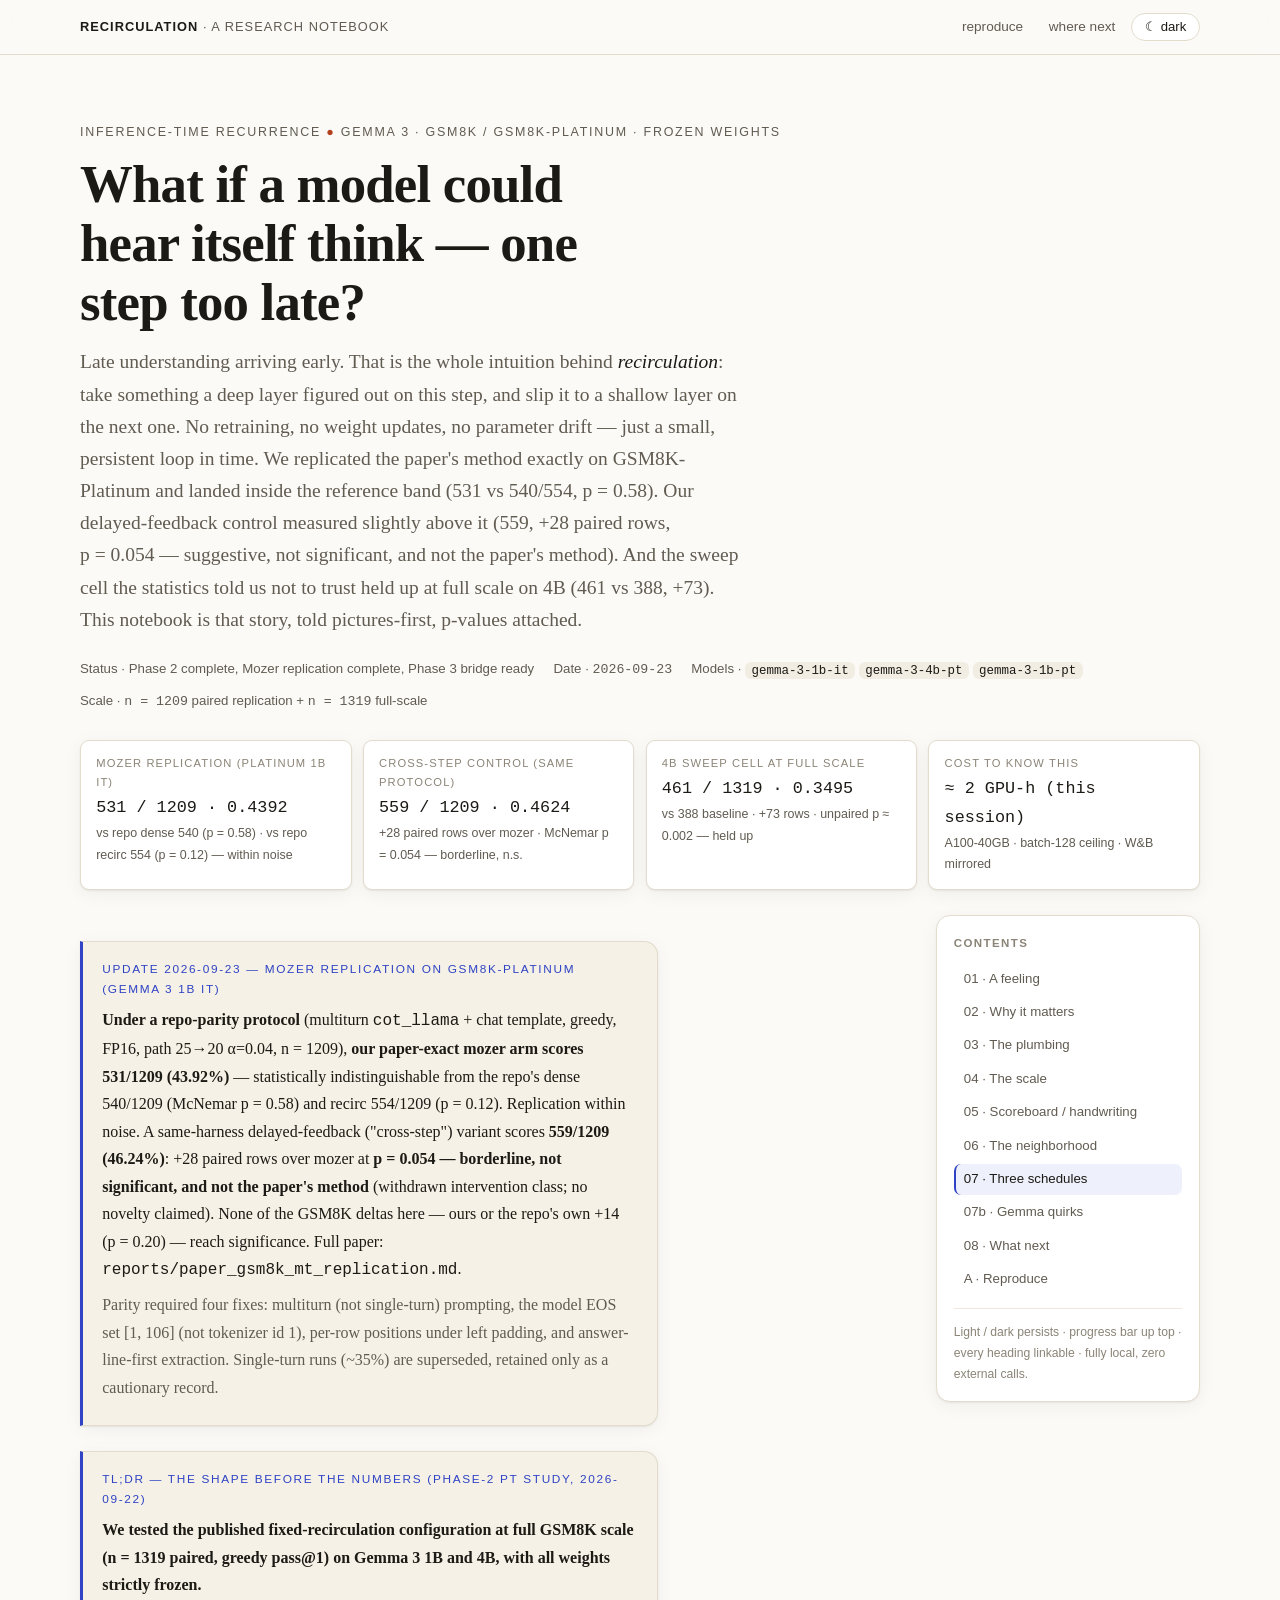
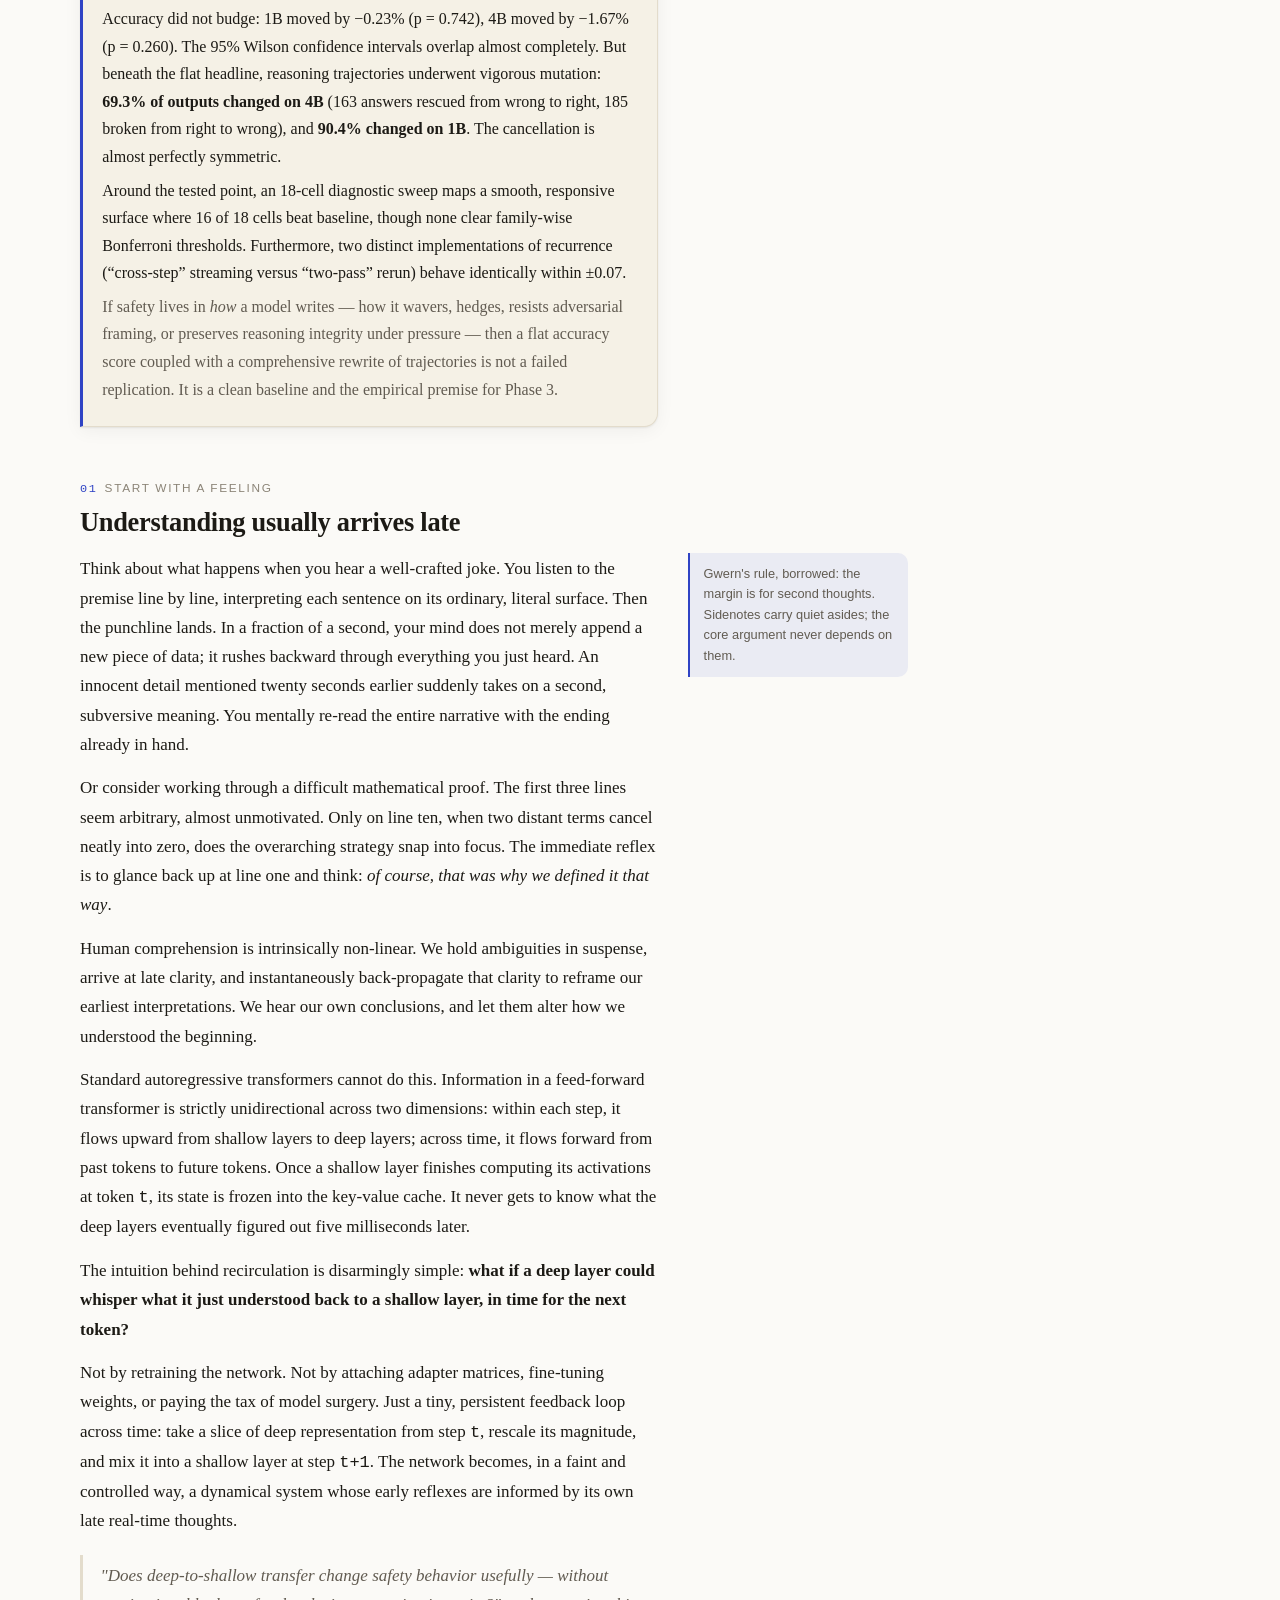
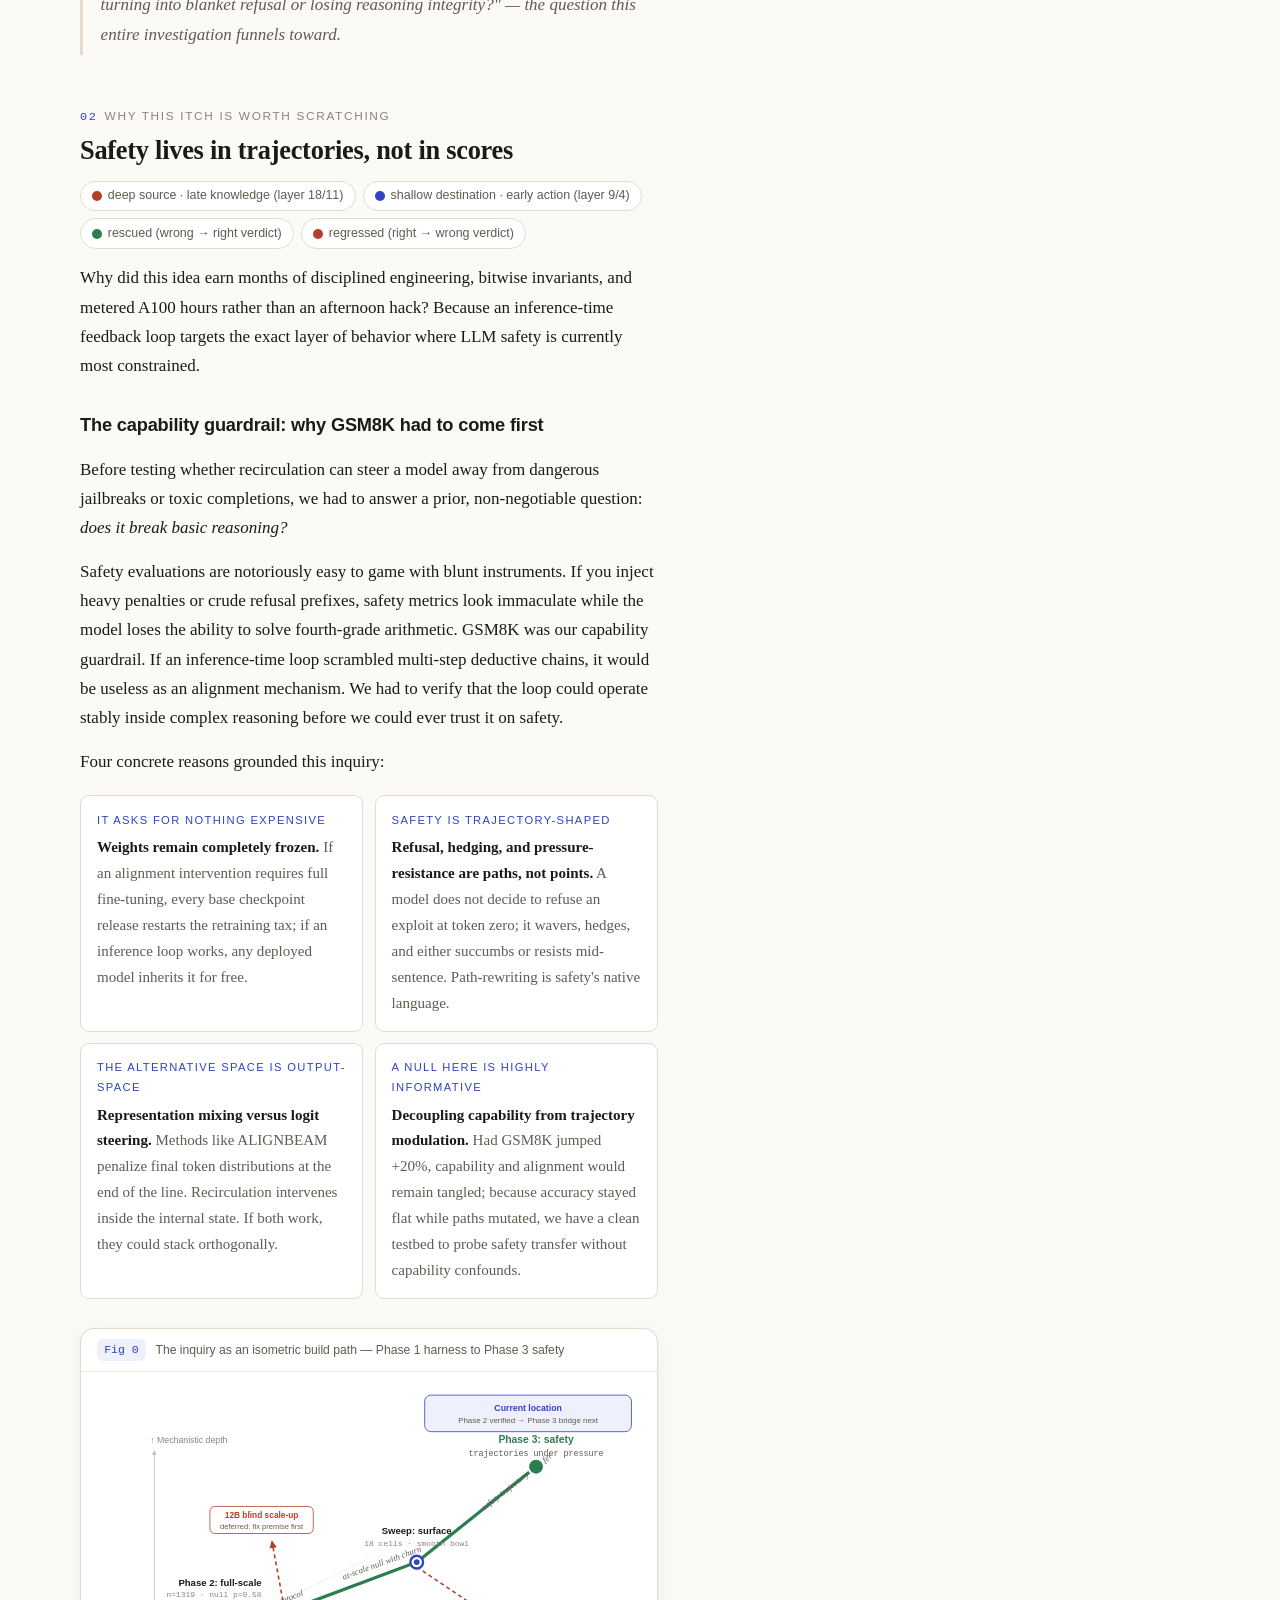
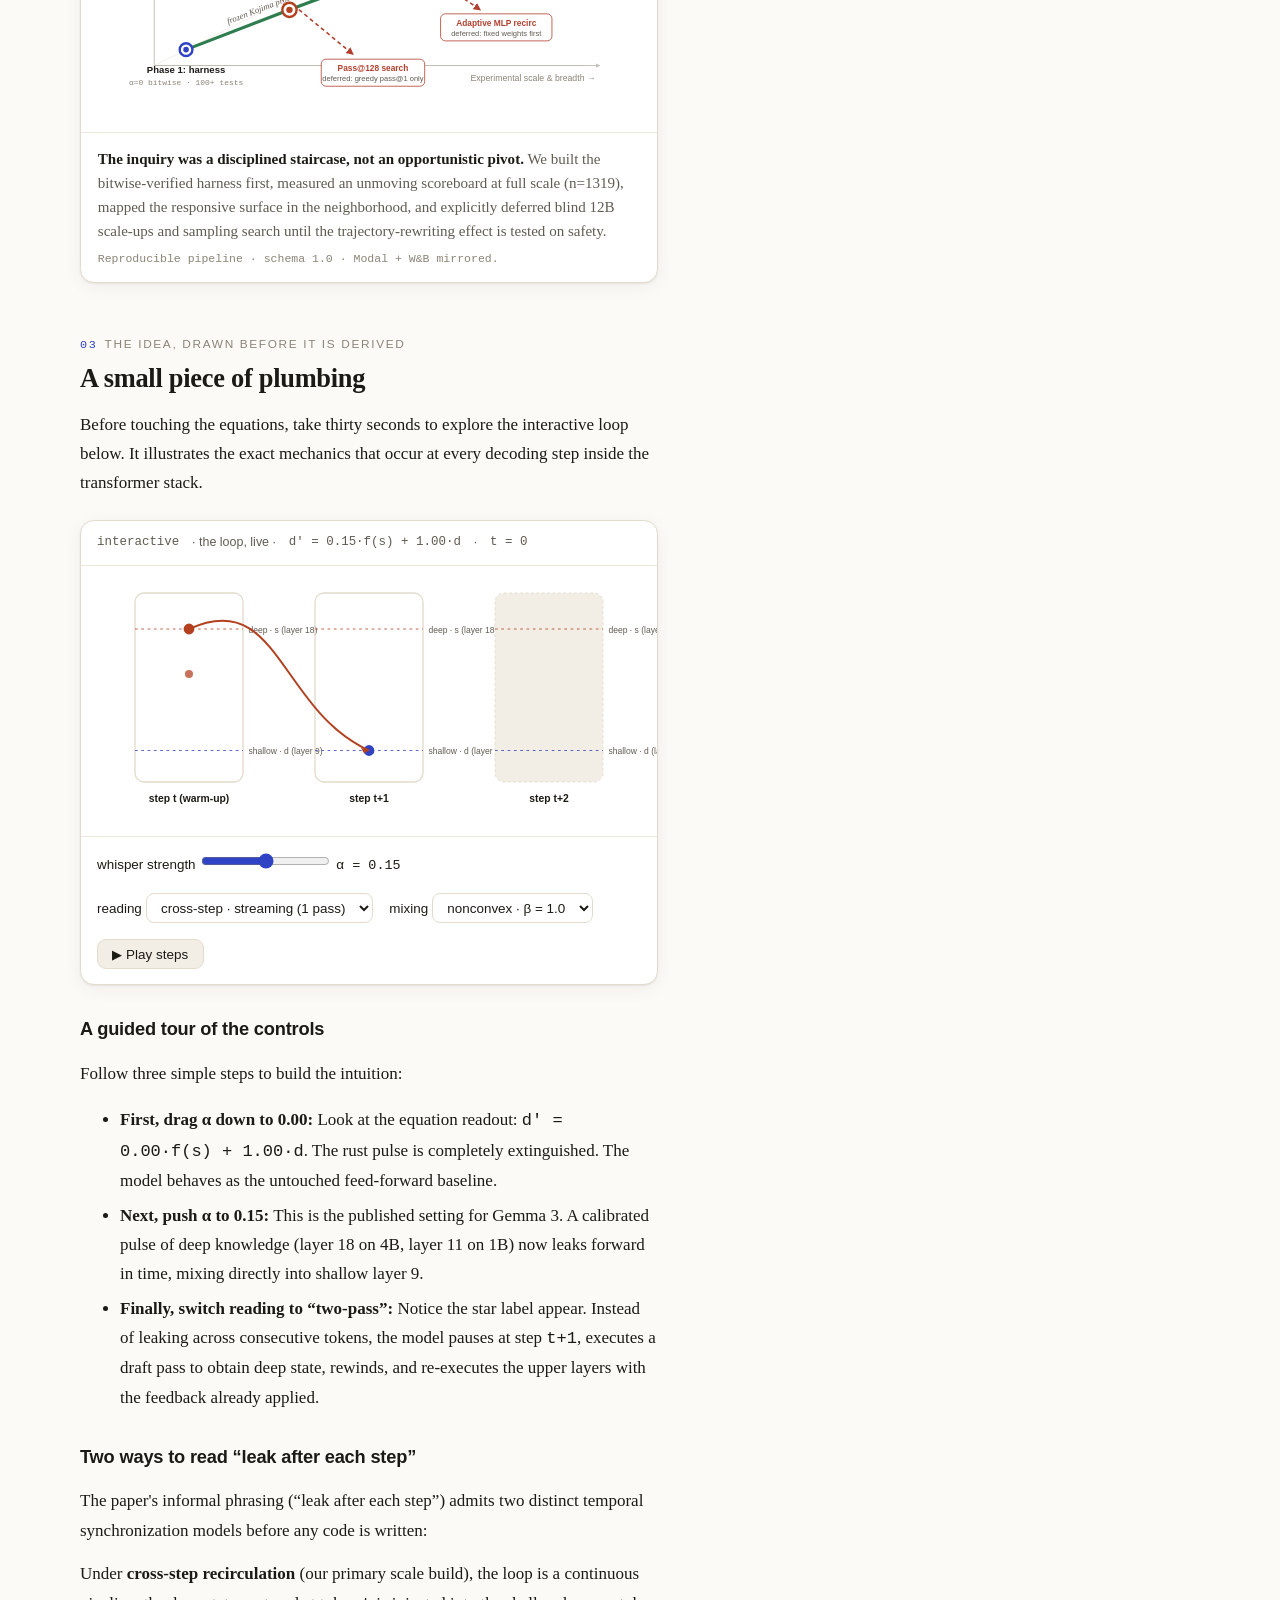
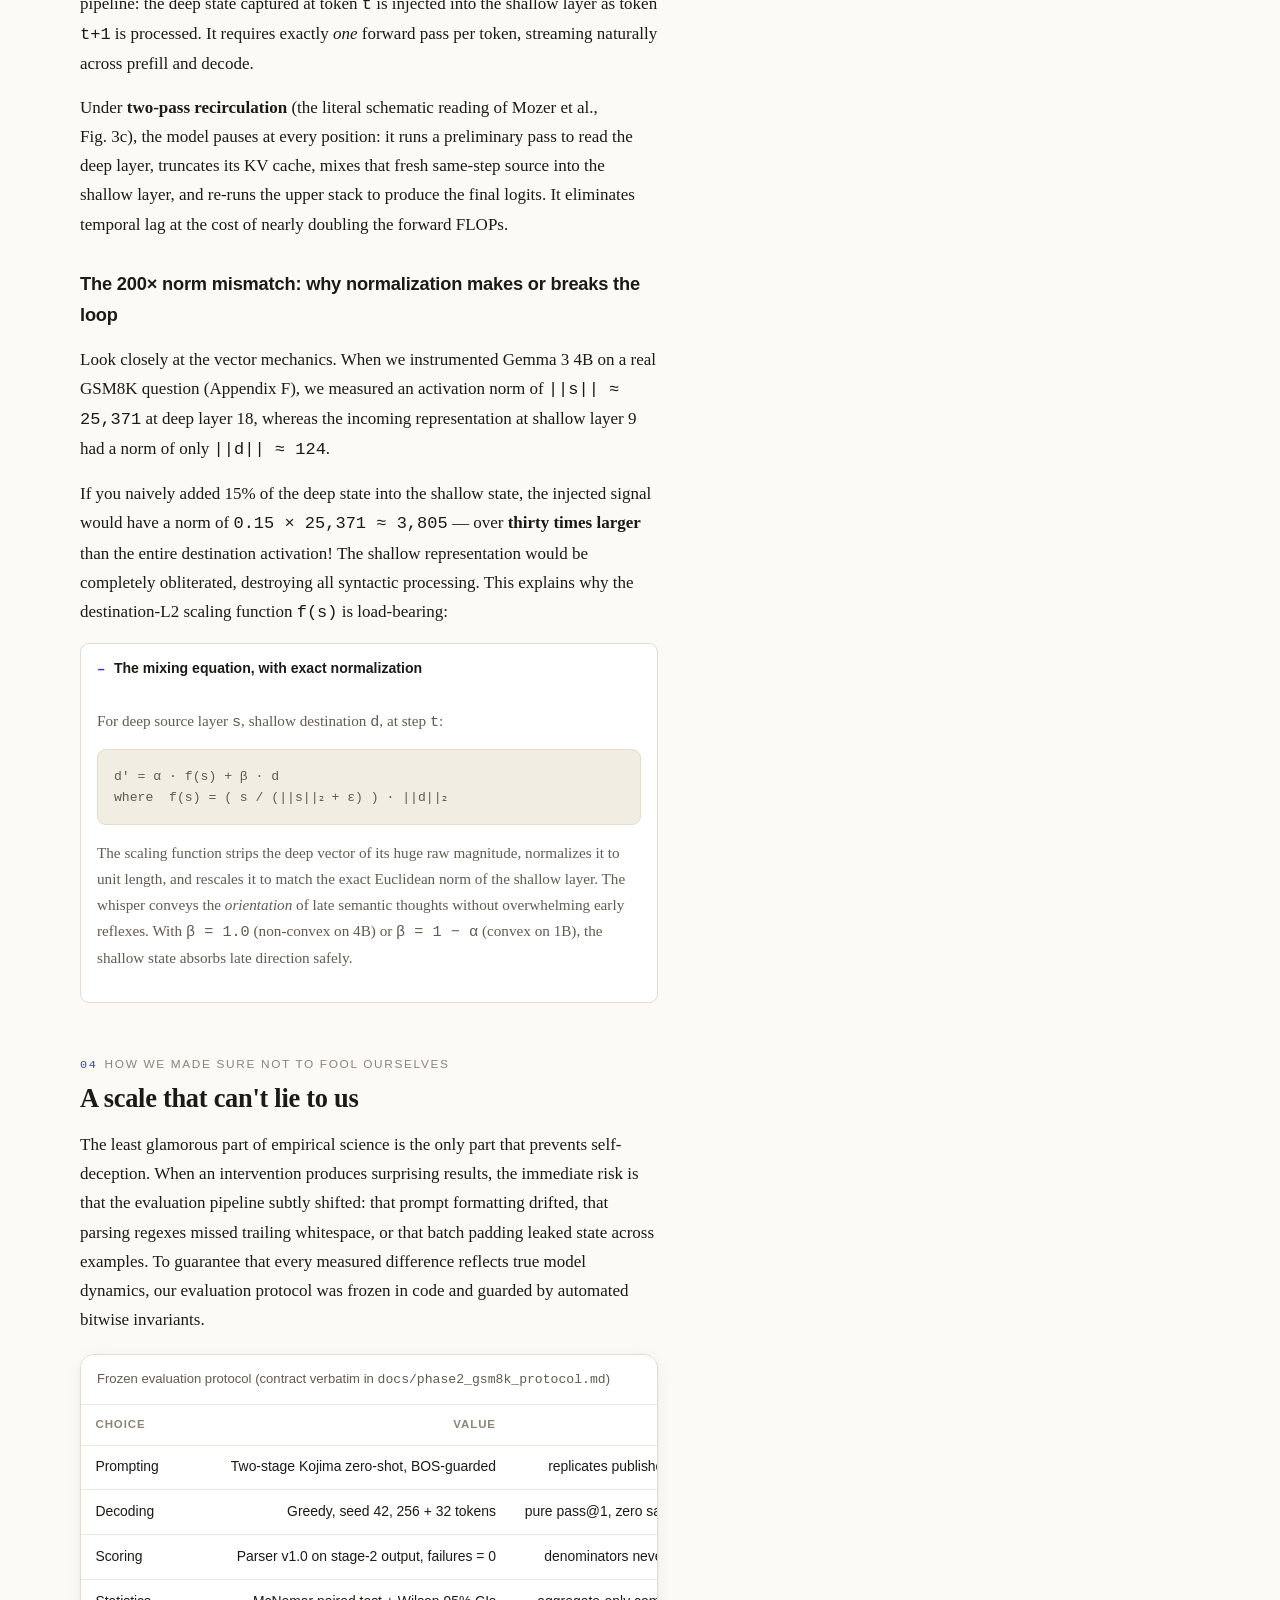
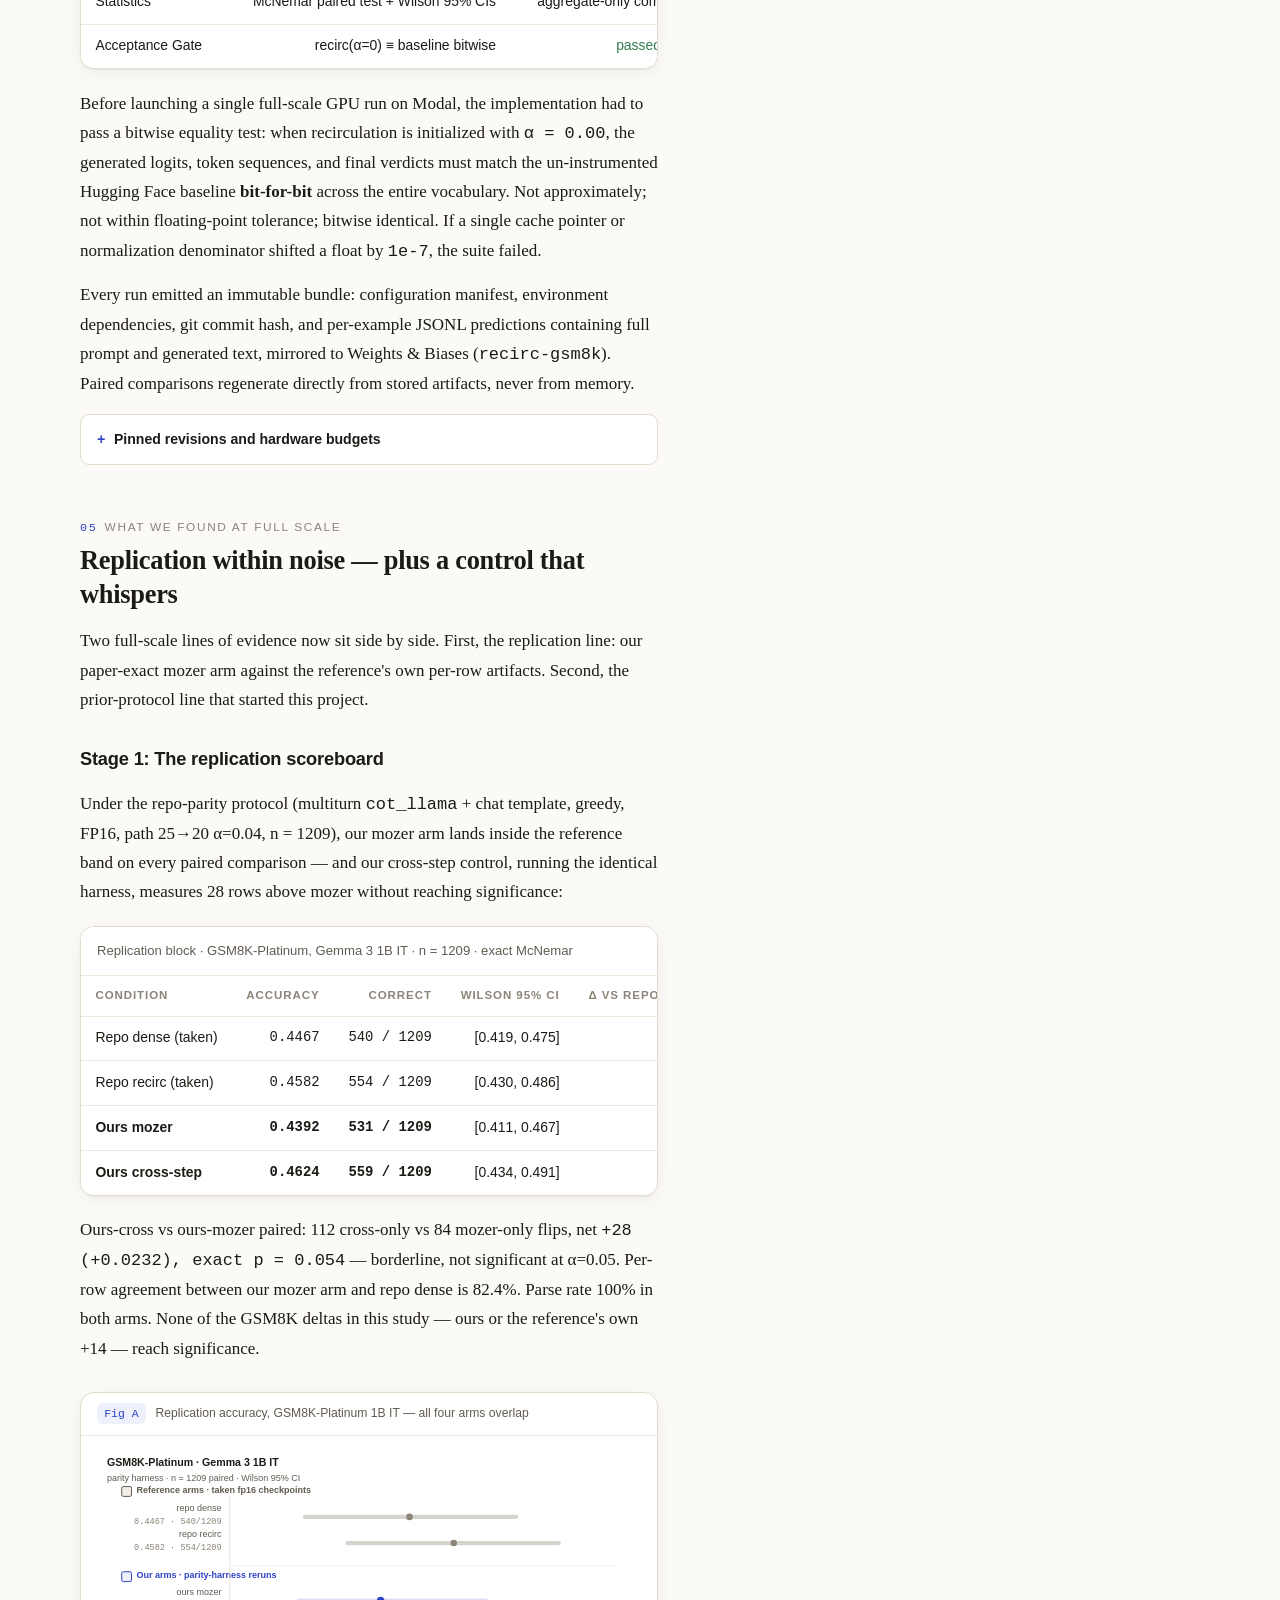
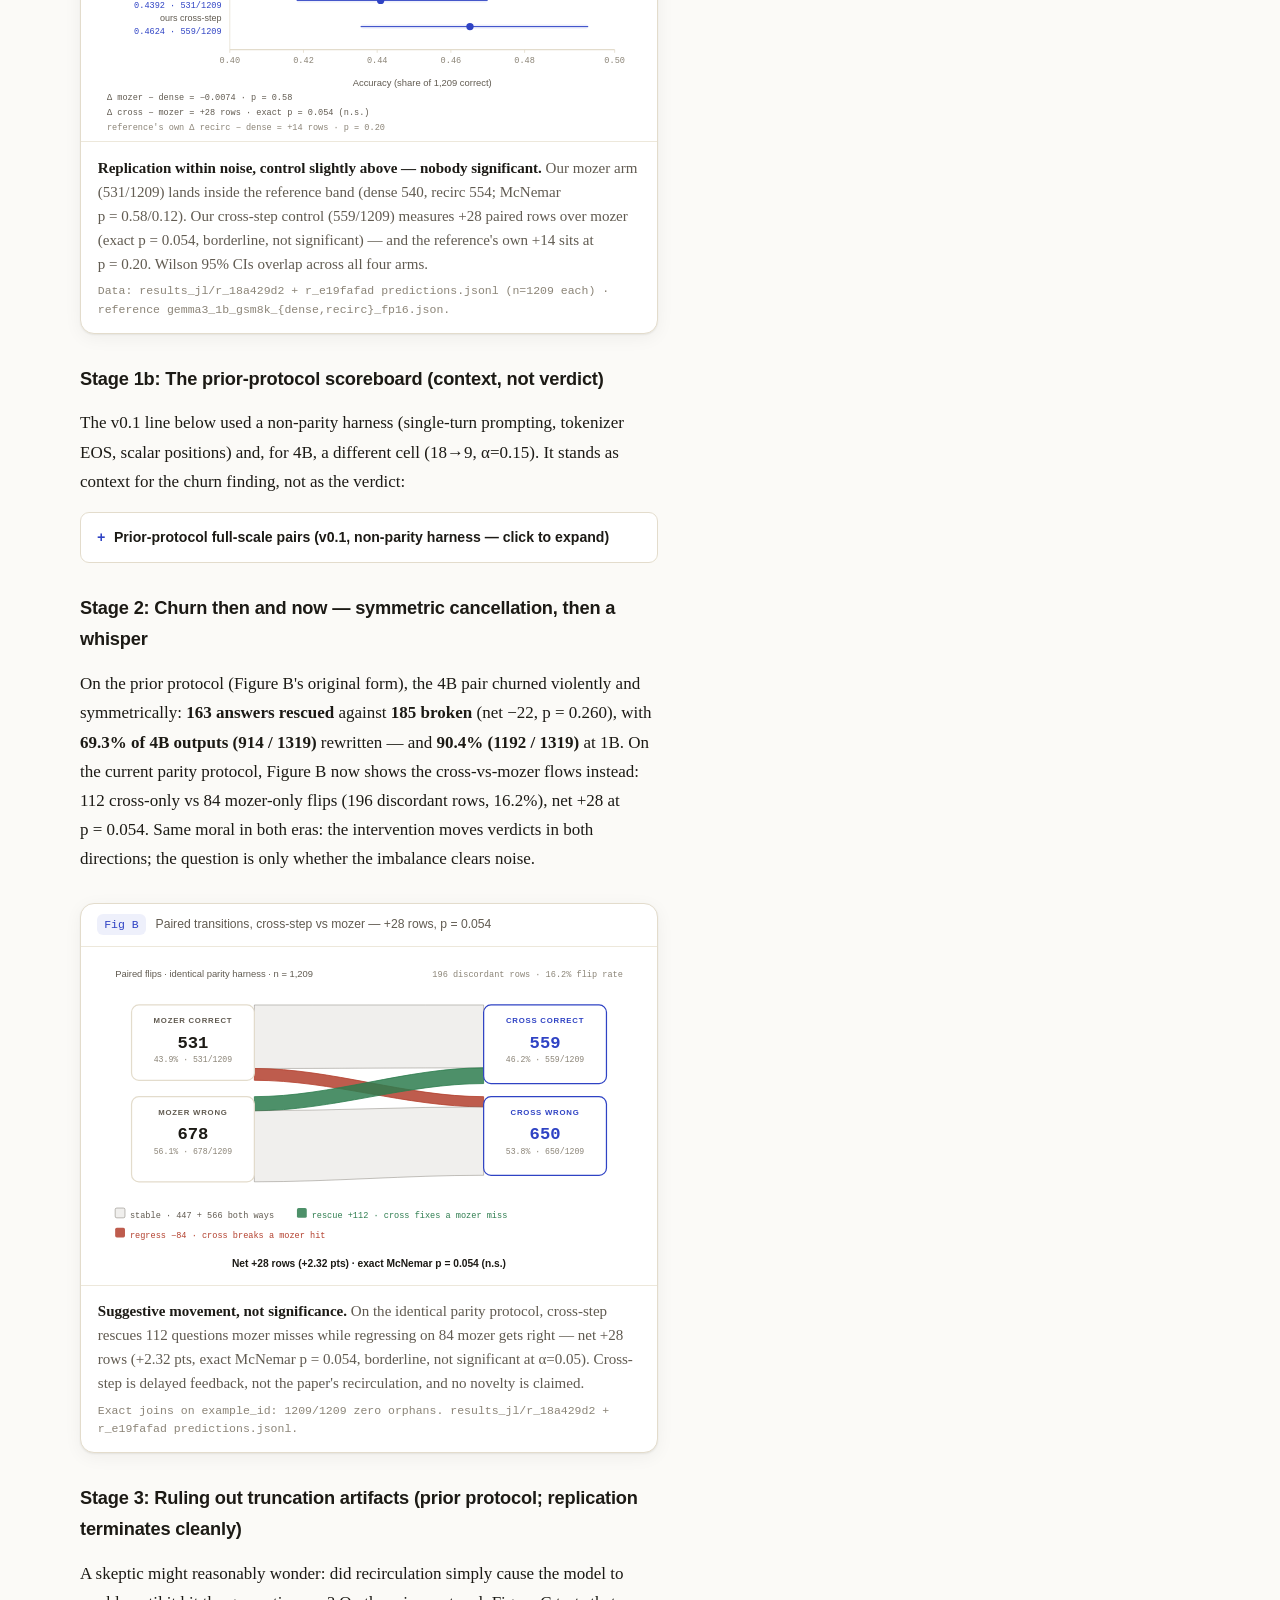
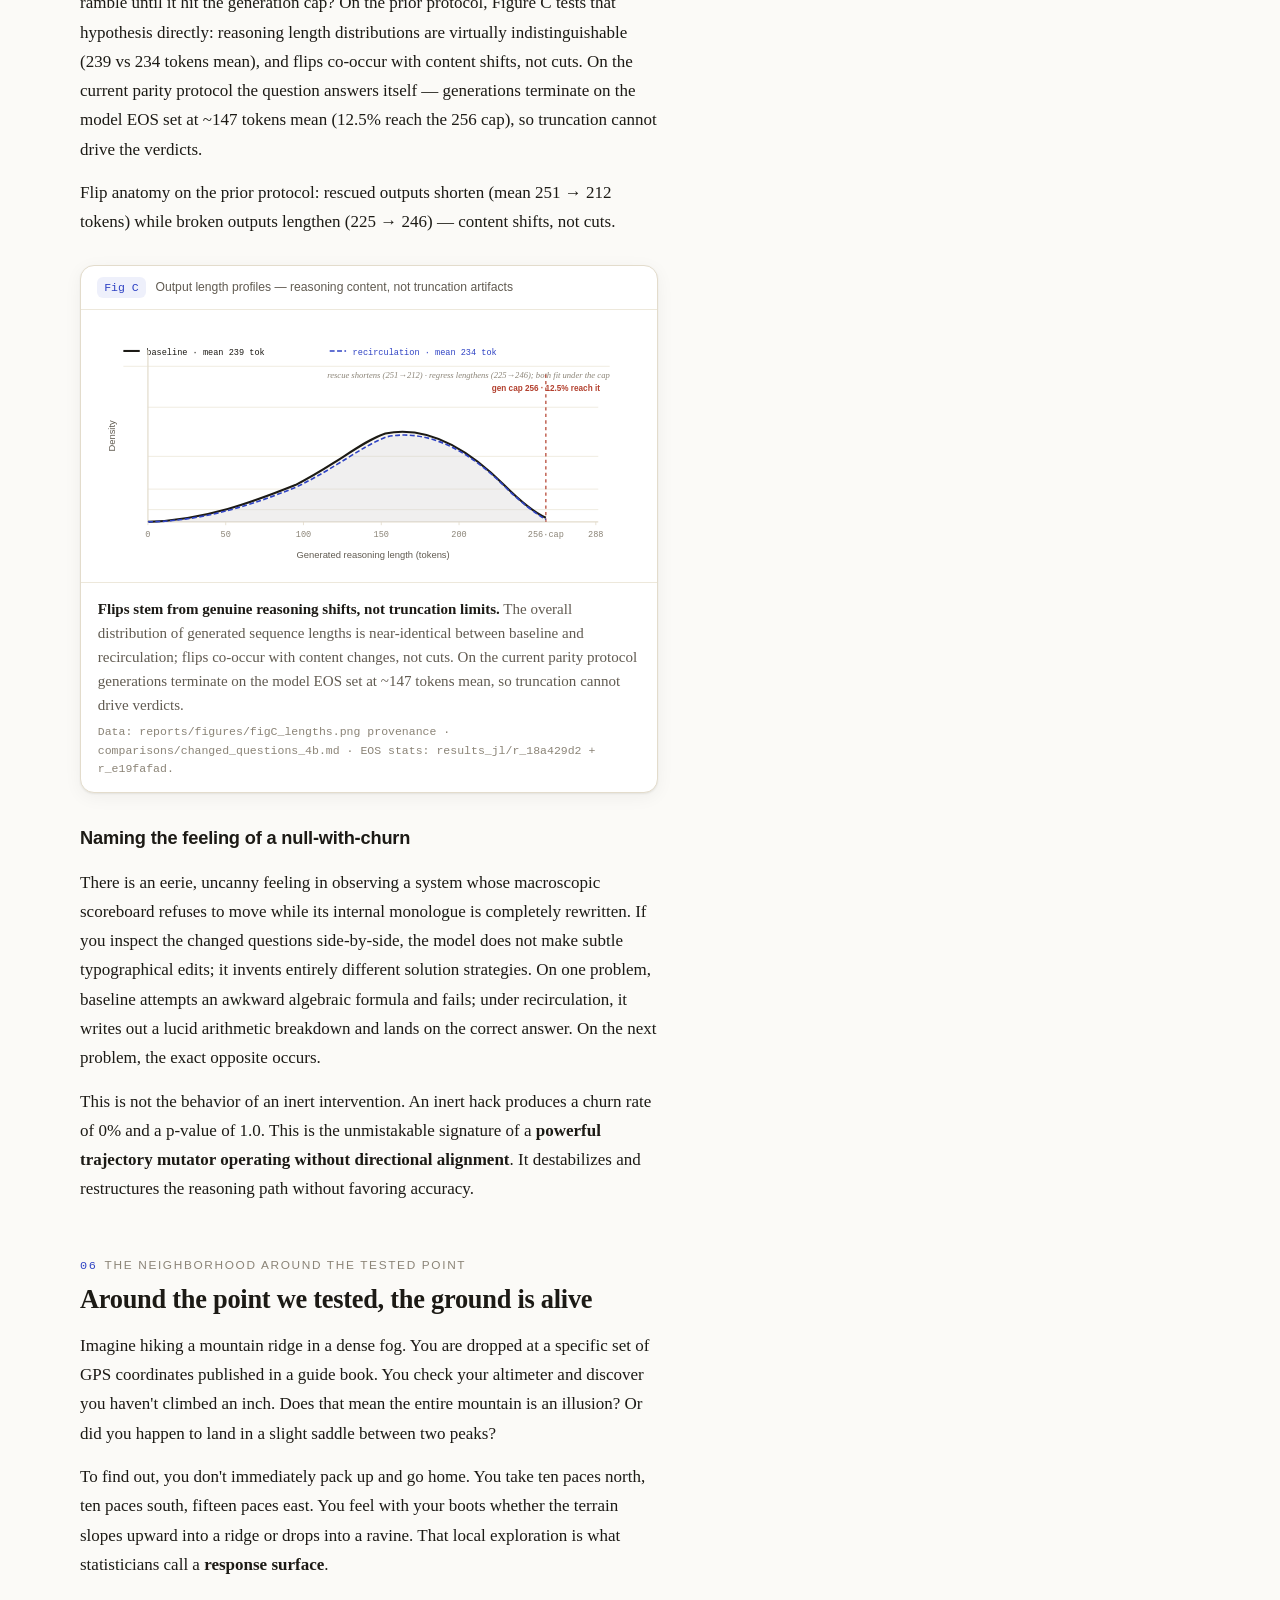
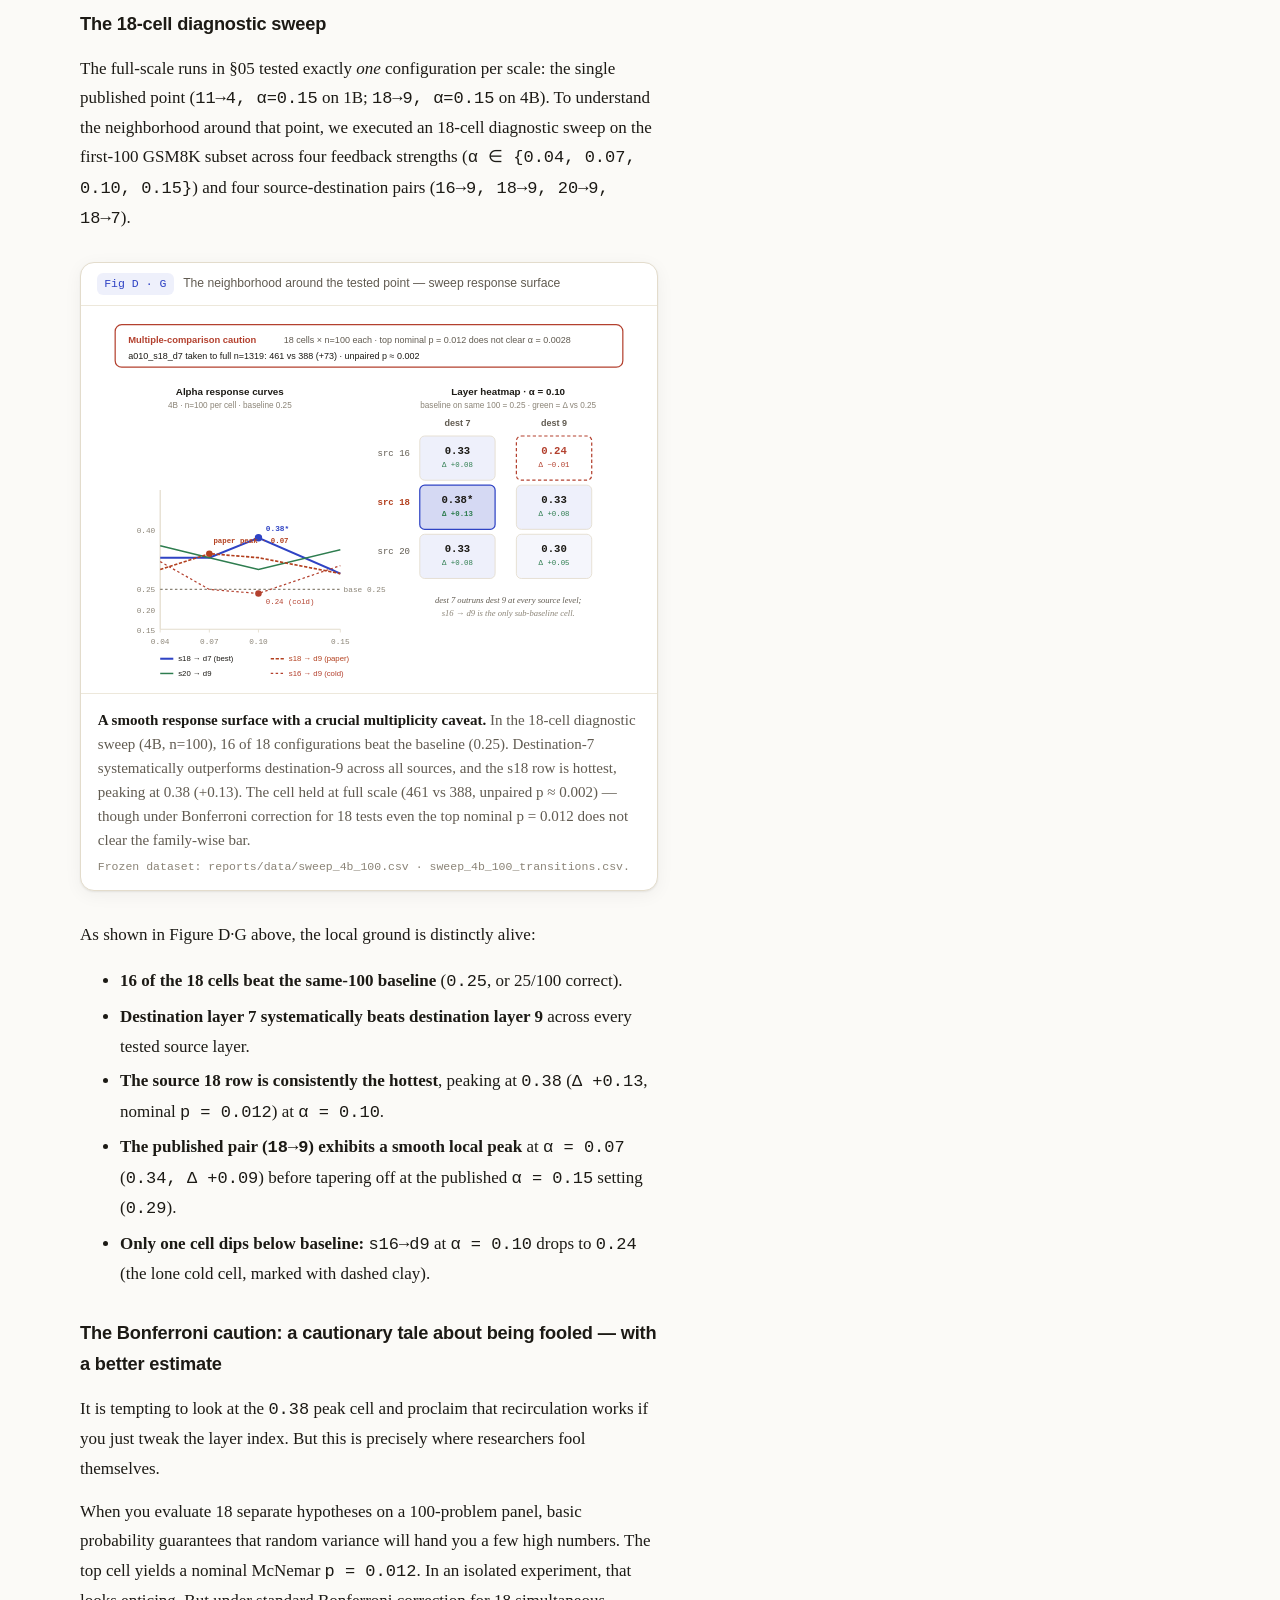
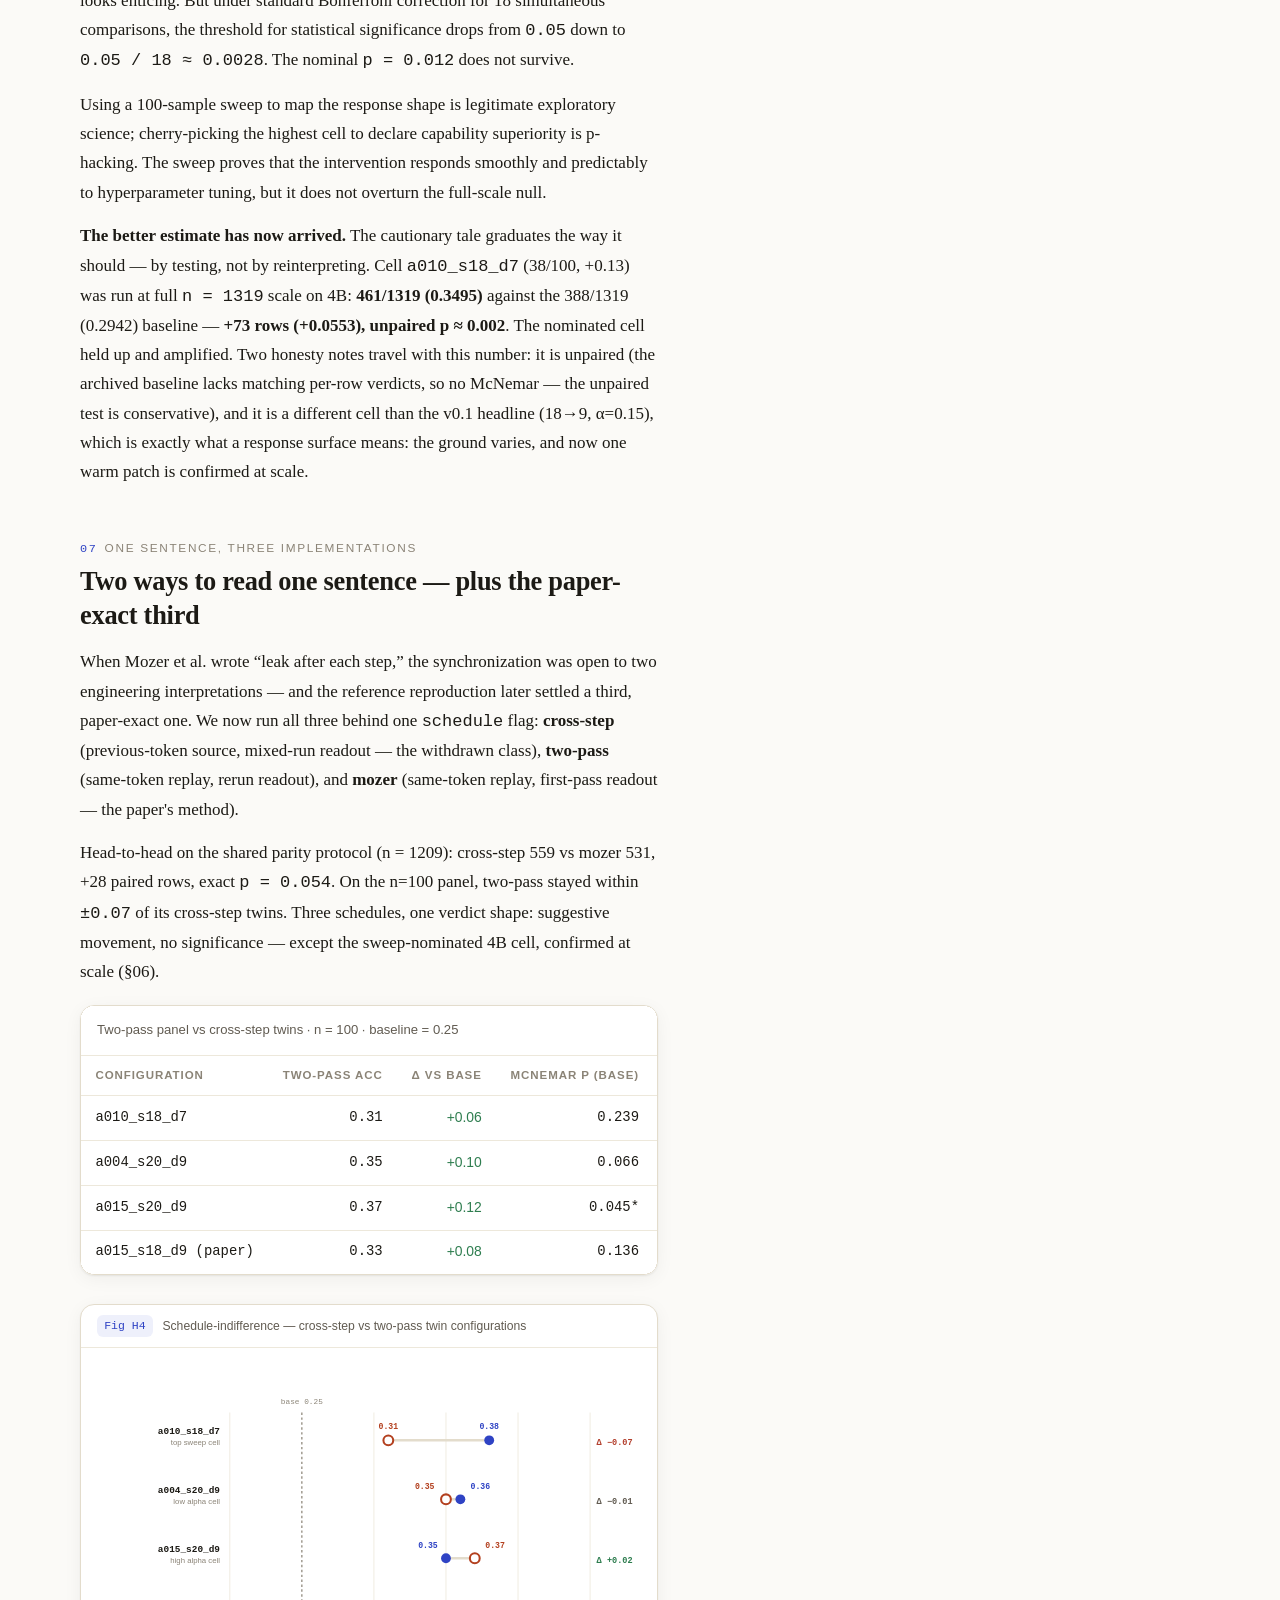
<file: index.html>
<!DOCTYPE html>
<html lang="en" data-theme="light">
<head>
<meta charset="UTF-8">
<meta name="viewport" content="width=device-width, initial-scale=1.0">
<title>What if a model could hear itself think — one step too late? · Recirculation notebook</title>
<meta name="description" content="An exacting research notebook on deep-to-shallow recirculation: inference-time recurrence, an empirical null on GSM8K, systematic trajectory churn, and the bridge to LLM safety.">
<script>try{var t=localStorage.getItem("recirc-theme");if(!t)t=matchMedia("(prefers-color-scheme: dark)").matches?"dark":"light";document.documentElement.setAttribute("data-theme",t)}catch(e){}</script>
<link rel="stylesheet" href="styles.css">
</head>
<body>
<a class="skip" href="#tldr">skip to content</a>
<div id="progress" aria-hidden="true"></div>

<header class="topbar">
  <div class="topbar-inner">
    <a class="brand" href="#top"><b>recirculation</b> · a research notebook</a>
    <nav>
      <a href="#appendix">reproduce</a>
      <a href="#next">where next</a>
      <button id="theme-toggle" class="theme-btn" type="button" aria-label="toggle light and dark mode">☾ dark</button>
    </nav>
  </div>
</header>

<div class="hero" id="top">
  <div class="kicker">Inference-time recurrence <span class="dot">●</span> Gemma 3 · GSM8K / GSM8K-Platinum · frozen weights</div>
  <h1>What if a model could hear itself think — one step too late?</h1>
  <p class="lede">Late understanding arriving early. That is the whole intuition behind <em>recirculation</em>:
  take something a deep layer figured out on this step, and slip it to a shallow layer on the next one.
  No retraining, no weight updates, no parameter drift — just a small, persistent loop in time.
  We replicated the paper's method exactly on GSM8K-Platinum and landed inside the reference band
  (531 vs 540/554, p&nbsp;=&nbsp;0.58). Our delayed-feedback control measured slightly above it
  (559, +28 paired rows, p&nbsp;=&nbsp;0.054 — suggestive, not significant, and not the paper's method).
  And the sweep cell the statistics told us not to trust held up at full scale on 4B
  (461 vs 388, +73). This notebook is that story, told pictures-first, p-values attached.</p>
  <div class="meta">
    <span>Status · Phase 2 complete, Mozer replication complete, Phase 3 bridge ready</span>
    <span>Date · <span class="mono">2026-09-23</span></span>
    <span>Models · <code>gemma-3-1b-it</code> <code>gemma-3-4b-pt</code> <code>gemma-3-1b-pt</code></span>
    <span>Scale · <span class="mono">n = 1209</span> paired replication + <span class="mono">n = 1319</span> full-scale</span>
  </div>
  <div class="vitals" role="list" aria-label="headline vitals">
    <div class="vital" role="listitem">
      <div class="k">Mozer replication (Platinum 1B IT)</div>
      <div class="v">531 / 1209 · 0.4392</div>
      <div class="s">vs repo dense 540 (p = 0.58) · vs repo recirc 554 (p = 0.12) — within noise</div>
    </div>
    <div class="vital" role="listitem">
      <div class="k">Cross-step control (same protocol)</div>
      <div class="v">559 / 1209 · 0.4624</div>
      <div class="s">+28 paired rows over mozer · McNemar p = 0.054 — borderline, n.s.</div>
    </div>
    <div class="vital" role="listitem">
      <div class="k">4B sweep cell at full scale</div>
      <div class="v">461 / 1319 · 0.3495</div>
      <div class="s">vs 388 baseline · +73 rows · unpaired p ≈ 0.002 — held up</div>
    </div>
    <div class="vital" role="listitem">
      <div class="k">Cost to know this</div>
      <div class="v">≈ 2 GPU-h (this session)</div>
      <div class="s">A100-40GB · batch-128 ceiling · W&amp;B mirrored</div>
    </div>
  </div>
</div>

<div class="shell">
  <article>
    <div class="tldr" id="tldr">
      <div class="t">Update 2026-09-23 — Mozer replication on GSM8K-Platinum (Gemma 3 1B IT)</div>
      <p><strong>Under a repo-parity protocol</strong> (multiturn <span class="mono">cot_llama</span> + chat template, greedy, FP16, path 25→20 α=0.04, n&nbsp;=&nbsp;1209), <strong>our paper-exact mozer arm scores 531/1209 (43.92%)</strong> — statistically indistinguishable from the repo's dense 540/1209 (McNemar p&nbsp;=&nbsp;0.58) and recirc 554/1209 (p&nbsp;=&nbsp;0.12). Replication within noise. A same-harness delayed-feedback ("cross-step") variant scores <strong>559/1209 (46.24%)</strong>: +28 paired rows over mozer at <strong>p&nbsp;=&nbsp;0.054 — borderline, not significant, and not the paper's method</strong> (withdrawn intervention class; no novelty claimed). None of the GSM8K deltas here — ours or the repo's own +14 (p&nbsp;=&nbsp;0.20) — reach significance. Full paper: <span class="mono">reports/paper_gsm8k_mt_replication.md</span>.</p>
      <p class="small">Parity required four fixes: multiturn (not single-turn) prompting, the model EOS set [1,&nbsp;106] (not tokenizer id 1), per-row positions under left padding, and answer-line-first extraction. Single-turn runs (~35%) are superseded, retained only as a cautionary record.</p>
    </div>
    <div class="tldr" id="tldr-phase2">
      <div class="t">TL;DR — the shape before the numbers (Phase-2 PT study, 2026-09-22)</div>
      <p><strong>We tested the published fixed-recirculation configuration at full GSM8K scale (n = 1319 paired, greedy pass@1) on Gemma 3 1B and 4B, with all weights strictly frozen.</strong></p>
      <p>Accuracy did not budge: 1B moved by −0.23% (p&nbsp;=&nbsp;0.742), 4B moved by −1.67% (p&nbsp;=&nbsp;0.260). The 95% Wilson confidence intervals overlap almost completely. But beneath the flat headline, reasoning trajectories underwent vigorous mutation: <strong>69.3% of outputs changed on 4B</strong> (163 answers rescued from wrong to right, 185 broken from right to wrong), and <strong>90.4% changed on 1B</strong>. The cancellation is almost perfectly symmetric.</p>
      <p>Around the tested point, an 18-cell diagnostic sweep maps a smooth, responsive surface where 16 of 18 cells beat baseline, though none clear family-wise Bonferroni thresholds. Furthermore, two distinct implementations of recurrence (&ldquo;cross-step&rdquo; streaming versus &ldquo;two-pass&rdquo; rerun) behave identically within &plusmn;0.07.</p>
      <p class="small">If safety lives in <em>how</em> a model writes — how it wavers, hedges, resists adversarial framing, or preserves reasoning integrity under pressure — then a flat accuracy score coupled with a comprehensive rewrite of trajectories is not a failed replication. It is a clean baseline and the empirical premise for Phase 3.</p>
    </div>

    <!-- Mobile-only collapsible table of contents -->
    <details class="mobile-toc">
      <summary>Table of Contents (Jump to Section)</summary>
      <ol>
        <li><a href="#feeling">01 · Start with a feeling</a></li>
        <li><a href="#why">02 · Why this itch is worth scratching</a></li>
        <li><a href="#plumbing">03 · A small piece of plumbing</a></li>
        <li><a href="#scale">04 · A scale that can't lie to us</a></li>
        <li><a href="#handwriting">05 · What we found at full scale</a></li>
        <li><a href="#ground">06 · The neighborhood around the tested point</a></li>
        <li><a href="#readings">07 · Two ways to read one sentence</a></li>
        <li><a href="#next">08 · What we won't claim, and what's next</a></li>
        <li><a href="#appendix">A · Appendix — reproduce everything</a></li>
      </ol>
    </details>

    <!-- §01 FEELING -->
    <section id="feeling">
      <div class="eyebrow"><span class="n">01</span>Start with a feeling</div>
      <h2><a href="#feeling">Understanding usually arrives late</a></h2>
      <aside class="sidenote">Gwern's rule, borrowed: the margin is for second thoughts. Sidenotes carry quiet asides; the core argument never depends on them.</aside>
      <p>Think about what happens when you hear a well-crafted joke. You listen to the premise line by line, interpreting each sentence on its ordinary, literal surface. Then the punchline lands. In a fraction of a second, your mind does not merely append a new piece of data; it rushes backward through everything you just heard. An innocent detail mentioned twenty seconds earlier suddenly takes on a second, subversive meaning. You mentally re-read the entire narrative with the ending already in hand.</p>
      <p>Or consider working through a difficult mathematical proof. The first three lines seem arbitrary, almost unmotivated. Only on line ten, when two distant terms cancel neatly into zero, does the overarching strategy snap into focus. The immediate reflex is to glance back up at line one and think: <em>of course, that was why we defined it that way</em>.</p>
      <p>Human comprehension is intrinsically non-linear. We hold ambiguities in suspense, arrive at late clarity, and instantaneously back-propagate that clarity to reframe our earliest interpretations. We hear our own conclusions, and let them alter how we understood the beginning.</p>
      <p>Standard autoregressive transformers cannot do this. Information in a feed-forward transformer is strictly unidirectional across two dimensions: within each step, it flows upward from shallow layers to deep layers; across time, it flows forward from past tokens to future tokens. Once a shallow layer finishes computing its activations at token <span class="mono">t</span>, its state is frozen into the key-value cache. It never gets to know what the deep layers eventually figured out five milliseconds later.</p>
      <p>The intuition behind recirculation is disarmingly simple: <strong>what if a deep layer could whisper what it just understood back to a shallow layer, in time for the next token?</strong></p>
      <p>Not by retraining the network. Not by attaching adapter matrices, fine-tuning weights, or paying the tax of model surgery. Just a tiny, persistent feedback loop across time: take a slice of deep representation from step <span class="mono">t</span>, rescale its magnitude, and mix it into a shallow layer at step <span class="mono">t+1</span>. The network becomes, in a faint and controlled way, a dynamical system whose early reflexes are informed by its own late real-time thoughts.</p>
      <blockquote>"Does deep-to-shallow transfer change safety behavior usefully — without turning into blanket refusal or losing reasoning integrity?" — the question this entire investigation funnels toward.</blockquote>
    </section>

    <!-- §02 WHY -->
    <section id="why">
      <div class="eyebrow"><span class="n">02</span>Why this itch is worth scratching</div>
      <h2><a href="#why">Safety lives in trajectories, not in scores</a></h2>
      <div class="legend" aria-label="shared color language">
        <span class="chip"><span class="sw deep"></span>deep source · late knowledge (layer 18/11)</span>
        <span class="chip"><span class="sw shallow"></span>shallow destination · early action (layer 9/4)</span>
        <span class="chip"><span class="sw good"></span>rescued (wrong → right verdict)</span>
        <span class="chip"><span class="sw bad"></span>regressed (right → wrong verdict)</span>
      </div>

      <p>Why did this idea earn months of disciplined engineering, bitwise invariants, and metered A100 hours rather than an afternoon hack? Because an inference-time feedback loop targets the exact layer of behavior where LLM safety is currently most constrained.</p>

      <h3>The capability guardrail: why GSM8K had to come first</h3>
      <p>Before testing whether recirculation can steer a model away from dangerous jailbreaks or toxic completions, we had to answer a prior, non-negotiable question: <em>does it break basic reasoning?</em></p>
      <p>Safety evaluations are notoriously easy to game with blunt instruments. If you inject heavy penalties or crude refusal prefixes, safety metrics look immaculate while the model loses the ability to solve fourth-grade arithmetic. GSM8K was our capability guardrail. If an inference-time loop scrambled multi-step deductive chains, it would be useless as an alignment mechanism. We had to verify that the loop could operate stably inside complex reasoning before we could ever trust it on safety.</p>

      <p>Four concrete reasons grounded this inquiry:</p>
      <div class="qgrid">
        <div class="q">
          <div class="qk">It asks for nothing expensive</div>
          <p><strong>Weights remain completely frozen.</strong> If an alignment intervention requires full fine-tuning, every base checkpoint release restarts the retraining tax; if an inference loop works, any deployed model inherits it for free.</p>
        </div>
        <div class="q">
          <div class="qk">Safety is trajectory-shaped</div>
          <p><strong>Refusal, hedging, and pressure-resistance are paths, not points.</strong> A model does not decide to refuse an exploit at token zero; it wavers, hedges, and either succumbs or resists mid-sentence. Path-rewriting is safety's native language.</p>
        </div>
        <div class="q">
          <div class="qk">The alternative space is output-space</div>
          <p><strong>Representation mixing versus logit steering.</strong> Methods like ALIGNBEAM penalize final token distributions at the end of the line. Recirculation intervenes inside the internal state. If both work, they could stack orthogonally.</p>
        </div>
        <div class="q">
          <div class="qk">A null here is highly informative</div>
          <p><strong>Decoupling capability from trajectory modulation.</strong> Had GSM8K jumped +20%, capability and alignment would remain tangled; because accuracy stayed flat while paths mutated, we have a clean testbed to probe safety transfer without capability confounds.</p>
        </div>
      </div>

      <!-- Mount Point for Fig 0 Staircase -->
      <div class="fig-mount" data-src="figures.html" data-fig="fig-0">
        <div class="figure-block figure" id="fig-0-fallback">
          <div class="fig-head"><span class="no">Fig 0</span> Research build path — Phase 1 harness to Phase 3 safety</div>
          <p class="small" style="padding:1rem">Loading vector staircase diagram...</p>
        </div>
      </div>
    </section>

    <!-- §03 PLUMBING -->
    <section id="plumbing">
      <div class="eyebrow"><span class="n">03</span>The idea, drawn before it is derived</div>
      <h2><a href="#plumbing">A small piece of plumbing</a></h2>

      <p>Before touching the equations, take thirty seconds to explore the interactive loop below. It illustrates the exact mechanics that occur at every decoding step inside the transformer stack.</p>

      <div class="demo">
        <div class="d-head">
          <span class="mono">interactive</span> · the loop, live · <span id="mix-lbl" class="mono">d′ = 0.15·f(s) + 1.00·d</span> · <span id="step-lbl" class="mono">t = 0</span>
        </div>
        <svg id="demo-svg" role="img" aria-label="Animated recirculation loop: deep state from one step mixes into shallow state of the next"></svg>
        <div class="controls">
          <label>whisper strength <input id="alpha" type="range" min="0" max="0.3" step="0.01" value="0.15"> <span id="alpha-val" class="val">α = 0.15</span></label>
          <label>reading <select id="sched"><option value="cross">cross-step · streaming (1 pass)</option><option value="twopass">two-pass · rerun (2 passes)</option></select></label>
          <label>mixing <select id="beta"><option value="nonconvex">nonconvex · β = 1.0</option><option value="convex">convex · β = 1−α</option></select></label>
          <button id="play" type="button">▶ Play steps</button>
        </div>
      </div>

      <h3>A guided tour of the controls</h3>
      <p>Follow three simple steps to build the intuition:</p>
      <ul class="tight">
        <li><strong>First, drag α down to 0.00:</strong> Look at the equation readout: <span class="mono">d′ = 0.00·f(s) + 1.00·d</span>. The rust pulse is completely extinguished. The model behaves as the untouched feed-forward baseline.</li>
        <li><strong>Next, push α to 0.15:</strong> This is the published setting for Gemma 3. A calibrated pulse of deep knowledge (layer 18 on 4B, layer 11 on 1B) now leaks forward in time, mixing directly into shallow layer 9.</li>
        <li><strong>Finally, switch reading to &ldquo;two-pass&rdquo;:</strong> Notice the star label appear. Instead of leaking across consecutive tokens, the model pauses at step <span class="mono">t+1</span>, executes a draft pass to obtain deep state, rewinds, and re-executes the upper layers with the feedback already applied.</li>
      </ul>

      <h3>Two ways to read &ldquo;leak after each step&rdquo;</h3>
      <p>The paper's informal phrasing (&ldquo;leak after each step&rdquo;) admits two distinct temporal synchronization models before any code is written:</p>
      <p>Under <strong>cross-step recirculation</strong> (our primary scale build), the loop is a continuous pipeline: the deep state captured at token <span class="mono">t</span> is injected into the shallow layer as token <span class="mono">t+1</span> is processed. It requires exactly <em>one</em> forward pass per token, streaming naturally across prefill and decode.</p>
      <p>Under <strong>two-pass recirculation</strong> (the literal schematic reading of Mozer et al., Fig.&nbsp;3c), the model pauses at every position: it runs a preliminary pass to read the deep layer, truncates its KV cache, mixes that fresh same-step source into the shallow layer, and re-runs the upper stack to produce the final logits. It eliminates temporal lag at the cost of nearly doubling the forward FLOPs.</p>

      <h3>The 200× norm mismatch: why normalization makes or breaks the loop</h3>
      <p>Look closely at the vector mechanics. When we instrumented Gemma 3 4B on a real GSM8K question (Appendix F), we measured an activation norm of <span class="mono">||s|| ≈ 25,371</span> at deep layer 18, whereas the incoming representation at shallow layer 9 had a norm of only <span class="mono">||d|| ≈ 124</span>.</p>
      <p>If you naively added 15% of the deep state into the shallow state, the injected signal would have a norm of <span class="mono">0.15 × 25,371 ≈ 3,805</span> — over <strong>thirty times larger</strong> than the entire destination activation! The shallow representation would be completely obliterated, destroying all syntactic processing. This explains why the destination-L2 scaling function <span class="mono">f(s)</span> is load-bearing:</p>

      <details open>
        <summary>The mixing equation, with exact normalization</summary>
        <div class="body">
          <p>For deep source layer <span class="mono">s</span>, shallow destination <span class="mono">d</span>, at step <span class="mono">t</span>:</p>
          <pre>d′ = α · f(s) + β · d
where  f(s) = ( s / (||s||₂ + ε) ) · ||d||₂</pre>
          <p>The scaling function strips the deep vector of its huge raw magnitude, normalizes it to unit length, and rescales it to match the exact Euclidean norm of the shallow layer. The whisper conveys the <em>orientation</em> of late semantic thoughts without overwhelming early reflexes. With <span class="mono">β = 1.0</span> (non-convex on 4B) or <span class="mono">β = 1 − α</span> (convex on 1B), the shallow state absorbs late direction safely.</p>
        </div>
      </details>
    </section>

    <!-- §04 SCALE -->
    <section id="scale">
      <div class="eyebrow"><span class="n">04</span>How we made sure not to fool ourselves</div>
      <h2><a href="#scale">A scale that can't lie to us</a></h2>

      <p>The least glamorous part of empirical science is the only part that prevents self-deception. When an intervention produces surprising results, the immediate risk is that the evaluation pipeline subtly shifted: that prompt formatting drifted, that parsing regexes missed trailing whitespace, or that batch padding leaked state across examples. To guarantee that every measured difference reflects true model dynamics, our evaluation protocol was frozen in code and guarded by automated bitwise invariants.</p>

      <div class="twrap">
        <table>
          <caption>Frozen evaluation protocol (contract verbatim in <span class="mono">docs/phase2_gsm8k_protocol.md</span>)</caption>
          <tr><th>Choice</th><th>Value</th><th>Why frozen</th></tr>
          <tr><td>Prompting</td><td>Two-stage Kojima zero-shot, BOS-guarded</td><td>replicates published reasoning setting exact</td></tr>
          <tr><td>Decoding</td><td>Greedy, seed 42, 256 + 32 tokens</td><td>pure pass@1, zero sampling temperature noise</td></tr>
          <tr><td>Scoring</td><td>Parser v1.0 on stage-2 output, failures = 0</td><td>denominators never shrink; all 1319 counted</td></tr>
          <tr><td>Statistics</td><td>McNemar paired test + Wilson 95% CIs</td><td>aggregate-only comparisons strictly forbidden</td></tr>
          <tr><td>Acceptance Gate</td><td>recirc(α=0) ≡ baseline bitwise</td><td class="pos">passed: 122/122 unit tests green</td></tr>
        </table>
      </div>

      <p>Before launching a single full-scale GPU run on Modal, the implementation had to pass a bitwise equality test: when recirculation is initialized with <span class="mono">α = 0.00</span>, the generated logits, token sequences, and final verdicts must match the un-instrumented Hugging Face baseline <strong>bit-for-bit</strong> across the entire vocabulary. Not approximately; not within floating-point tolerance; bitwise identical. If a single cache pointer or normalization denominator shifted a float by <span class="mono">1e-7</span>, the suite failed.</p>
      <p>Every run emitted an immutable bundle: configuration manifest, environment dependencies, git commit hash, and per-example JSONL predictions containing full prompt and generated text, mirrored to Weights &amp; Biases (<span class="mono">recirc-gsm8k</span>). Paired comparisons regenerate directly from stored artifacts, never from memory.</p>

      <details>
        <summary>Pinned revisions and hardware budgets</summary>
        <div class="body">
          <p>Checkpoints: <span class="mono">google/gemma-3-1b-pt @ fcf18a2a…</span> and <span class="mono">google/gemma-3-4b-pt @ cc012e0a…</span> (weights dated 2025-03, strictly pre-dating the Mozer et al. preprint). Dataset: <span class="mono">openai/gsm8k @ 740312ad…</span>, complete test split (<span class="mono">n = 1319</span> paired examples). Code version <span class="mono">0.2.0</span>, schema 1.0. Total compute spent across Phase 2: <span class="mono">8.4 A100-hours</span> (+ <span class="mono">≈2 h</span> replication session, cumulative <span class="mono">≈10–11 h</span>).</p>
        </div>
      </details>
    </section>

    <!-- §05 HANDWRITING -->
    <section id="handwriting">
      <div class="eyebrow"><span class="n">05</span>What we found at full scale</div>
      <h2><a href="#handwriting">Replication within noise — plus a control that whispers</a></h2>

      <p>Two full-scale lines of evidence now sit side by side. First, the replication line: our paper-exact
      mozer arm against the reference's own per-row artifacts. Second, the prior-protocol line that started this project.</p>

      <h3>Stage 1: The replication scoreboard</h3>
      <p>Under the repo-parity protocol (multiturn <span class="mono">cot_llama</span> + chat template, greedy, FP16,
      path 25→20 α=0.04, n&nbsp;=&nbsp;1209), our mozer arm lands inside the reference band on every paired comparison —
      and our cross-step control, running the identical harness, measures 28 rows above mozer without reaching significance:</p>

      <div class="twrap">
        <table>
          <caption>Replication block · GSM8K-Platinum, Gemma 3 1B IT · n = 1209 · exact McNemar</caption>
          <tr><th>Condition</th><th>Accuracy</th><th>Correct</th><th>Wilson 95% CI</th><th>Δ vs repo dense</th><th>McNemar p</th></tr>
          <tr><td>Repo dense (taken)</td><td class="mono">0.4467</td><td class="mono">540 / 1209</td><td>[0.419, 0.475]</td><td>—</td><td>—</td></tr>
          <tr><td>Repo recirc (taken)</td><td class="mono">0.4582</td><td class="mono">554 / 1209</td><td>[0.430, 0.486]</td><td class="pos">+0.0116</td><td class="mono">0.20</td></tr>
          <tr><td><strong>Ours mozer</strong></td><td class="mono"><strong>0.4392</strong></td><td class="mono"><strong>531 / 1209</strong></td><td>[0.411, 0.467]</td><td class="neg">−0.0074</td><td class="mono">0.58</td></tr>
          <tr><td><strong>Ours cross-step</strong></td><td class="mono"><strong>0.4624</strong></td><td class="mono"><strong>559 / 1209</strong></td><td>[0.434, 0.491]</td><td class="pos">+0.0157</td><td class="mono">0.25</td></tr>
        </table>
      </div>
      <p>Ours-cross vs ours-mozer paired: 112 cross-only vs 84 mozer-only flips, net <span class="mono">+28 (+0.0232), exact p = 0.054</span> —
      borderline, not significant at α=0.05. Per-row agreement between our mozer arm and repo dense is 82.4%.
      Parse rate 100% in both arms. None of the GSM8K deltas in this study — ours or the reference's own +14 — reach significance.</p>

      <!-- Mount Point for Fig A (replication bars) -->
      <div class="fig-mount" data-src="figures.html" data-fig="fig-A"></div>

      <h3>Stage 1b: The prior-protocol scoreboard (context, not verdict)</h3>
      <p>The v0.1 line below used a non-parity harness (single-turn prompting, tokenizer EOS, scalar positions) and, for 4B,
      a different cell (18→9, α=0.15). It stands as context for the churn finding, not as the verdict:</p>
      <details>
        <summary>Prior-protocol full-scale pairs (v0.1, non-parity harness — click to expand)</summary>
        <div class="body">
      <div class="twrap">
        <table>
          <caption>Prior-protocol pairs · cross-step, paper point per scale · n = 1319 · superseded as verdict</caption>
          <tr><th>Condition</th><th>Accuracy</th><th>Correct</th><th>Wilson 95% CI</th><th>Δ vs base</th><th>McNemar p</th></tr>
          <tr><td>1B base</td><td class="mono">0.0167</td><td class="mono">22 / 1319</td><td>[0.0110, 0.0251]</td><td>—</td><td>—</td></tr>
          <tr><td>1B + recirc</td><td class="mono">0.0144</td><td class="mono">19 / 1319</td><td>[0.0092, 0.0224]</td><td class="neg">−0.0023</td><td class="mono">0.742</td></tr>
          <tr><td>4B base</td><td class="mono">0.2942</td><td class="mono">388 / 1319</td><td>[0.2702, 0.3193]</td><td>—</td><td>—</td></tr>
          <tr><td>4B + recirc</td><td class="mono">0.2775</td><td class="mono">366 / 1319</td><td>[0.2540, 0.3023]</td><td class="neg">−0.0167</td><td class="mono">0.260</td></tr>
        </table>
      </div>
        </div>
      </details>

      <h3>Stage 2: Churn then and now — symmetric cancellation, then a whisper</h3>
      <p>On the prior protocol (Figure B's original form), the 4B pair churned violently and symmetrically:
      <strong>163 answers rescued</strong> against <strong>185 broken</strong> (net −22, p&nbsp;=&nbsp;0.260), with
      <strong>69.3% of 4B outputs (914 / 1319)</strong> rewritten — and <strong>90.4% (1192 / 1319)</strong> at 1B.
      On the current parity protocol, Figure B now shows the cross-vs-mozer flows instead: 112 cross-only vs 84
      mozer-only flips (196 discordant rows, 16.2%), net +28 at p&nbsp;=&nbsp;0.054. Same moral in both eras:
      the intervention moves verdicts in both directions; the question is only whether the imbalance clears noise.</p>

      <!-- Mount Point for Fig B -->
      <div class="fig-mount" data-src="figures.html" data-fig="fig-B"></div>

      <h3>Stage 3: Ruling out truncation artifacts (prior protocol; replication terminates cleanly)</h3>
      <p>A skeptic might reasonably wonder: did recirculation simply cause the model to ramble until it hit the generation cap? On the prior protocol, Figure C tests that hypothesis directly: reasoning length distributions are virtually indistinguishable (239 vs 234 tokens mean), and flips co-occur with content shifts, not cuts. On the current parity protocol the question answers itself — generations terminate on the model EOS set at ~147 tokens mean (12.5% reach the 256 cap), so truncation cannot drive the verdicts.</p>
      <p>Flip anatomy on the prior protocol: rescued outputs shorten (mean 251 → 212 tokens) while broken outputs lengthen (225 → 246) — content shifts, not cuts.</p>

      <!-- Mount Point for Fig C -->
      <div class="fig-mount" data-src="figures.html" data-fig="fig-C"></div>

      <h3>Naming the feeling of a null-with-churn</h3>
      <p>There is an eerie, uncanny feeling in observing a system whose macroscopic scoreboard refuses to move while its internal monologue is completely rewritten. If you inspect the changed questions side-by-side, the model does not make subtle typographical edits; it invents entirely different solution strategies. On one problem, baseline attempts an awkward algebraic formula and fails; under recirculation, it writes out a lucid arithmetic breakdown and lands on the correct answer. On the next problem, the exact opposite occurs.</p>
      <p>This is not the behavior of an inert intervention. An inert hack produces a churn rate of 0% and a p-value of 1.0. This is the unmistakable signature of a <strong>powerful trajectory mutator operating without directional alignment</strong>. It destabilizes and restructures the reasoning path without favoring accuracy.</p>
    </section>

    <!-- §06 GROUND -->
    <section id="ground">
      <div class="eyebrow"><span class="n">06</span>The neighborhood around the tested point</div>
      <h2><a href="#ground">Around the point we tested, the ground is alive</a></h2>

      <p>Imagine hiking a mountain ridge in a dense fog. You are dropped at a specific set of GPS coordinates published in a guide book. You check your altimeter and discover you haven't climbed an inch. Does that mean the entire mountain is an illusion? Or did you happen to land in a slight saddle between two peaks?</p>
      <p>To find out, you don't immediately pack up and go home. You take ten paces north, ten paces south, fifteen paces east. You feel with your boots whether the terrain slopes upward into a ridge or drops into a ravine. That local exploration is what statisticians call a <strong>response surface</strong>.</p>

      <h3>The 18-cell diagnostic sweep</h3>
      <p>The full-scale runs in §05 tested exactly <em>one</em> configuration per scale: the single published point (<span class="mono">11→4, α=0.15</span> on 1B; <span class="mono">18→9, α=0.15</span> on 4B). To understand the neighborhood around that point, we executed an 18-cell diagnostic sweep on the first-100 GSM8K subset across four feedback strengths (<span class="mono">α ∈ {0.04, 0.07, 0.10, 0.15}</span>) and four source-destination pairs (<span class="mono">16→9, 18→9, 20→9, 18→7</span>).</p>

      <!-- Mount Point for Fig D/G (Curves + Heatmap + Bonferroni Banner) -->
      <div class="fig-mount" data-src="figures.html" data-fig="fig-D-G"></div>

      <p>As shown in Figure D·G above, the local ground is distinctly alive:</p>
      <ul class="tight">
        <li><strong>16 of the 18 cells beat the same-100 baseline</strong> (<span class="mono">0.25</span>, or 25/100 correct).</li>
        <li><strong>Destination layer 7 systematically beats destination layer 9</strong> across every tested source layer.</li>
        <li><strong>The source 18 row is consistently the hottest</strong>, peaking at <span class="mono">0.38</span> (<span class="mono">Δ +0.13</span>, nominal <span class="mono">p = 0.012</span>) at <span class="mono">α = 0.10</span>.</li>
        <li><strong>The published pair (<span class="mono">18→9</span>) exhibits a smooth local peak</strong> at <span class="mono">α = 0.07</span> (<span class="mono">0.34, Δ +0.09</span>) before tapering off at the published <span class="mono">α = 0.15</span> setting (<span class="mono">0.29</span>).</li>
        <li><strong>Only one cell dips below baseline:</strong> <span class="mono">s16→d9</span> at <span class="mono">α = 0.10</span> drops to <span class="mono">0.24</span> (the lone cold cell, marked with dashed clay).</li>
      </ul>

      <h3>The Bonferroni caution: a cautionary tale about being fooled — with a better estimate</h3>
      <p>It is tempting to look at the <span class="mono">0.38</span> peak cell and proclaim that recirculation works if you just tweak the layer index. But this is precisely where researchers fool themselves.</p>
      <p>When you evaluate 18 separate hypotheses on a 100-problem panel, basic probability guarantees that random variance will hand you a few high numbers. The top cell yields a nominal McNemar <span class="mono">p = 0.012</span>. In an isolated experiment, that looks enticing. But under standard Bonferroni correction for 18 simultaneous comparisons, the threshold for statistical significance drops from <span class="mono">0.05</span> down to <span class="mono">0.05 / 18 ≈ 0.0028</span>. The nominal <span class="mono">p = 0.012</span> does not survive.</p>
      <p>Using a 100-sample sweep to map the response shape is legitimate exploratory science; cherry-picking the highest cell to declare capability superiority is p-hacking. The sweep proves that the intervention responds smoothly and predictably to hyperparameter tuning, but it does not overturn the full-scale null.</p>
      <p><strong>The better estimate has now arrived.</strong> The cautionary tale graduates the way it should — by testing, not by reinterpreting.
      Cell <span class="mono">a010_s18_d7</span> (38/100, +0.13) was run at full <span class="mono">n = 1319</span> scale on 4B:
      <strong>461/1319 (0.3495)</strong> against the 388/1319 (0.2942) baseline — <strong>+73 rows (+0.0553),
      unpaired p ≈ 0.002</strong>. The nominated cell held up and amplified. Two honesty notes travel with this number:
      it is unpaired (the archived baseline lacks matching per-row verdicts, so no McNemar — the unpaired test is
      conservative), and it is a different cell than the v0.1 headline (18→9, α=0.15), which is exactly what a response
      surface means: the ground varies, and now one warm patch is confirmed at scale.</p>
    </section>

    <!-- §07 READINGS -->
    <section id="readings">
      <div class="eyebrow"><span class="n">07</span>One sentence, three implementations</div>
      <h2><a href="#readings">Two ways to read one sentence — plus the paper-exact third</a></h2>

      <p>When Mozer et al. wrote &ldquo;leak after each step,&rdquo; the synchronization was open to two engineering
      interpretations — and the reference reproduction later settled a third, paper-exact one. We now run all three
      behind one <span class="mono">schedule</span> flag: <strong>cross-step</strong> (previous-token source, mixed-run
      readout — the withdrawn class), <strong>two-pass</strong> (same-token replay, rerun readout), and
      <strong>mozer</strong> (same-token replay, first-pass readout — the paper's method).</p>
      <p>Head-to-head on the shared parity protocol (n&nbsp;=&nbsp;1209): cross-step 559 vs mozer 531, +28 paired rows,
      exact <span class="mono">p = 0.054</span>. On the n=100 panel, two-pass stayed within <span class="mono">&plusmn;0.07</span>
      of its cross-step twins. Three schedules, one verdict shape: suggestive movement, no significance — except the
      sweep-nominated 4B cell, confirmed at scale (§06).</p>

      <div class="twrap">
        <table>
          <caption>Two-pass panel vs cross-step twins · n = 100 · baseline = 0.25</caption>
          <tr><th>Configuration</th><th>Two-pass acc</th><th>Δ vs base</th><th>McNemar p (base)</th><th>Cross-step acc</th><th>Δ vs cross</th></tr>
          <tr><td class="mono">a010_s18_d7</td><td class="mono">0.31</td><td class="pos">+0.06</td><td class="mono">0.239</td><td class="mono">0.38</td><td class="neg">−0.07</td></tr>
          <tr><td class="mono">a004_s20_d9</td><td class="mono">0.35</td><td class="pos">+0.10</td><td class="mono">0.066</td><td class="mono">0.36</td><td class="neg">−0.01</td></tr>
          <tr><td class="mono">a015_s20_d9</td><td class="mono">0.37</td><td class="pos">+0.12</td><td class="mono">0.045*</td><td class="mono">0.35</td><td class="pos">+0.02</td></tr>
          <tr><td class="mono">a015_s18_d9 (paper)</td><td class="mono">0.33</td><td class="pos">+0.08</td><td class="mono">0.136</td><td class="mono">0.29</td><td class="pos">+0.04</td></tr>
        </table>
      </div>

      <!-- Mount Point for Fig H4 -->
      <div class="fig-mount" data-src="figures.html" data-fig="fig-H4"></div>

      <p>The visual form of Figure H4 demonstrates <strong>schedule-indifference</strong>: across all four configurations, two-pass recirculation stays within <span class="mono">&plusmn;0.07</span> of its cross-step twin. Both schedules beat baseline by comparable amounts, both induce identical transition clouds, and neither systematically dominates the other. The schedule variant does not explain the gap between published claims and our at-scale findings.</p>

      <details>
        <summary>The cost model: why cross-step is the right vehicle for safety</summary>
        <div class="body">
          <p>Why does schedule-indifference matter? Because of compute economics. Sequential execution is inherent to <em>both</em>
          readings — recurrence forces token <span class="mono">t+1</span> to depend on token <span class="mono">t</span>, preventing parallel prefill. However, the work per position differs dramatically, and we have now measured it at full scale:</p>
          <p><strong>Cross-step</strong> executes exactly <em>one</em> forward pass per token — full 1209-example run in <span class="mono">669 s</span>.
          <strong>Mozer/two-pass</strong> executes a full pass plus an upper-stack replay — the identical run in <span class="mono">1296 s</span>.
          Same harness, same prompts, same batch size 128: cross-step costs roughly half. Because the trajectory effects are comparable
          while the price differs by 2×, cross-step is the legitimate cost-effective control for Phase 3 safety evaluations.</p>
        </div>
      </details>
    </section>

    <!-- §07b QUIRKS -->
    <section id="quirks">
      <div class="eyebrow"><span class="n">07b</span>Replication hazards, fixed</div>
      <h2><a href="#quirks">The Gemma quirks log</a></h2>

      <p>Reaching parity required fixing six implementation divergences — none of them the intervention math. Future replications start here:</p>
      <ul class="tight">
        <li><strong>Multiturn, not single-turn.</strong> Evalution's <span class="mono">fewshot_as_multiturn</span> resolves True under chat templates: 8 (user, assistant) turns plus the query — 17 messages, not one packed user message. Single-turn scored ~35%; multiturn reaches the 44–46% regime.</li>
        <li><strong>Model EOS set, not tokenizer EOS.</strong> Gemma 3 IT ends turns with <span class="mono">&lt;end_of_turn&gt;</span> (106); the tokenizer scalar is 1. Stopping on id 1 alone left 99% of generations ramming the 256-token cap; the model set <span class="mono">[1, 106]</span> yields ~147-token means with clean EOS stops.</li>
        <li><strong>Per-row positions under left padding.</strong> A shared scalar cache position misplaces RoPE for shorter rows; derive per-row <span class="mono">position_ids</span> from the cumulative mask.</li>
        <li><strong>Sliding-window replay.</strong> Gemma's hybrid cache raises on <span class="mono">crop()</span> past window 512 unless recording is armed. Per redo step: arm → pass 1 → <span class="mono">crop(-1)</span> → pass 2 → <span class="mono">crop(0)</span>; skipping the closing restrict overflows the window (513-vs-512).</li>
        <li><strong>Stop strings + extraction priority.</strong> The repo's stop list and answer-line-first extraction (parser v1.1) are required for parity claims; last-number extraction cost ~8 rows here.</li>
        <li><strong>Silent drift.</strong> Unrecorded checkpoint revisions and BF16-vs-FP16 greedy flips both move numbers. Pin dtype and revision in every manifest.</li>
      </ul>
    </section>

    <!-- §08 NEXT -->
    <section id="next">
      <div class="eyebrow"><span class="n">08</span>What this leaves us with</div>
      <h2><a href="#next">What we won't claim, and what we're curious about next</a></h2>

      <p>Intellectual honesty requires drawing sharp boundaries between what the evidence proves and what remains unverified. A replication within noise, a borderline control at p&nbsp;=&nbsp;0.054, and one sweep cell confirmed at scale: that is the shape of this evidence — stronger than a null, weaker than a discovery.</p>

      <div class="qgrid">
        <div class="q">
          <div class="qk">What we will NOT claim</div>
          <p><strong>&ldquo;Recirculation improves reasoning&rdquo; — and &ldquo;cross-step is novel.&rdquo;</strong> The first is not established (mozer p&nbsp;=&nbsp;0.58 vs dense; repo's own +14 at p&nbsp;=&nbsp;0.20). The second is false: cross-step is delayed feedback in a withdrawn, previously-implemented class. We report it as a control with a p-value.</p>
        </div>
        <div class="q">
          <div class="qk">What we WILL carry forward</div>
          <p><strong>The frozen harness, the parity audit, and both schedules.</strong> Cross-step now has full-scale evidence and half the compute cost — a legitimate control, not merely an ablation. The infrastructure is battle-tested and cheap to run.</p>
        </div>
        <div class="q">
          <div class="qk">Ask next · Refusal robustness</div>
          <p><strong>Do trajectory shifts stabilize refusal under adversarial pressure?</strong> Test on HarmBench/AdvGLUE paired against baseline, with XSTest (benign) and GSM8K as utility guards.</p>
        </div>
        <div class="q">
          <div class="qk">Ask next · Mechanism specificity</div>
          <p><strong>Is safety steering schedule-specific or general?</strong> Keeping both cross-step and two-pass turns Phase 3 into an ablation study rather than a single bet.</p>
        </div>
      </div>

      <h3>Falsifiable experiment sketches for Phase 3</h3>
      <p>To avoid open-ended drifting, each future inquiry is structured with an explicit falsification criterion:</p>
      <ul class="tight">
        <li><strong>Experiment 1 (Refusal Robustness):</strong> Deploy fixed recirculation (<span class="mono">18→7</span> and <span class="mono">18→9</span> at <span class="mono">α = 0.10</span>) on 1,000 adversarial jailbreak prompts. <em>Falsification condition:</em> If recirculation reduces jailbreak success only by increasing false refusals on benign prompts (XSTest) or dropping GSM8K accuracy below 0.25, the hypothesis is falsified.</li>
        <li><strong>Experiment 2 (Internal vs Output Steering):</strong> Compare recirculation head-to-head against logit steering (ALIGNBEAM) on identical checkpoints. <em>Falsification condition:</em> If representation mixing causes mode collapse or fails to provide additive protection when combined with output steering, deep recurrence is discarded.</li>
        <li><strong>Experiment 3 (12B Pilot &amp; Pass@128):</strong> Deferred until Experiments 1 and 2 deliver positive evidence. Do not spend compute scaling up an unverified capability mechanism.</li>
      </ul>

      <h3>The personal closing</h3>
      <blockquote>
        What first drew us to recirculation was an elegant, intuitive conviction — that a model should be allowed to hear its own late thoughts in time to guide its next word.<br><br>
        What we discovered at scale was far stranger: a mechanism that rewrites almost everything about <em>how</em> the model writes, yet leaves the scoreboard frozen in place. In capability research, a null that rewrites answers is a curious riddle. In AI safety, it is an opening. When models fail safety tests, they do not fail because they lack the capacity to solve problems; they fail because their trajectories slip into dangerous attractor basins. An inference-time loop that actively steers trajectories without requiring retraining is an asset worth testing with rigor. We now have the machine, the data, and the discipline to find out.
      </blockquote>

      <div class="pagenav">
        <a href="#handwriting">← back to the evidence<span><b>The handwriting finding</b></span></a>
        <a href="#appendix">reproduce everything →<span><b>Appendix: runs, data, citations</b></span></a>
      </div>
    </section>

    <!-- §APPENDIX -->
    <section id="appendix">
      <div class="eyebrow"><span class="n">A</span>Appendix — reproduce everything</div>
      <h2><a href="#appendix">Nothing here is hand-copied</a></h2>
      <p class="small">Every number, delta, interval, and p-value in this notebook regenerates directly from frozen data files in <span class="mono">reports/data/</span> via <span class="mono">analysis/gsm8k_phase2.py</span>. Run directories carry <span class="mono">manifest.json · config.yaml · metrics.json · predictions.jsonl · environment.json · logs.txt</span>, mirrored to W&amp;B project <span class="mono">recirc-gsm8k</span>.</p>

      <div class="twrap">
        <table>
          <caption>Complete run inventory (immutable; JarvisLabs A100 + W&amp;B mirror)</caption>
          <tr><th>Arm</th><th>Run ID</th><th>Backend</th><th>Wall time</th><th>Result</th></tr>
          <tr><td>Mozer Platinum 1B IT (25→20, α=0.04)</td><td class="mono">r_18a429d2</td><td>HF serial, batch 128</td><td class="mono">1,296 s</td><td class="mono">531 / 1209</td></tr>
          <tr><td>Cross-step Platinum 1B IT (25→20, α=0.04)</td><td class="mono">r_e19fafad</td><td>HF serial, batch 128</td><td class="mono">669 s</td><td class="mono">559 / 1209</td></tr>
          <tr><td>Cross-step 4B PT full (18→7, α=0.10)</td><td class="mono">r_694fe8aa</td><td>HF serial, batch 64</td><td class="mono">≈ 980 s</td><td class="mono">461 / 1319</td></tr>
          <tr><td>1B base (prior protocol)</td><td class="mono">run_20260921_213746_f0d8ab</td><td>vLLM</td><td class="mono">85 s</td><td class="mono">22 / 1319</td></tr>
          <tr><td>1B recirc (prior protocol)</td><td class="mono">run_20260921_213557_173592</td><td>HF serial</td><td class="mono">1,681 s</td><td class="mono">19 / 1319</td></tr>
          <tr><td>4B base (prior protocol)</td><td class="mono">run_20260921_214339_11eb2e</td><td>vLLM</td><td class="mono">240 s</td><td class="mono">388 / 1319</td></tr>
          <tr><td>4B recirc 18→9 (prior protocol)</td><td class="mono">run_20260921_213705_b30f77</td><td>HF serial</td><td class="mono">4,940 s</td><td class="mono">366 / 1319</td></tr>
        </table>
      </div>

      <pre># Reproduce the replication arms (JarvisLabs A100, auto-pause):
bash scripts/jl_run.sh configs/gsm8k_platinum_gemma3_1b_it_mozer_cotllamaMT_s25_d20_a004.yaml --batch-size 128 --monitor 15 --pause
bash scripts/jl_run.sh configs/gsm8k_platinum_gemma3_1b_it_crossstep_cotllamaMT_s25_d20_a004.yaml --batch-size 128 --monitor 15 --pause
# Prior-protocol figures regenerate locally:
python analysis/gsm8k_phase2.py --data reports/data --figures reports/figures
python scripts/compare_runs.py --baseline run_20260921_214339_11eb2e --treatment run_20260921_213705_b30f77 --output comparisons/pair_4b</pre>

      <p class="small">Original matplotlib outputs preserved as provenance: <a href="figures/figA_accuracy.png">figA_accuracy.png</a>, <a href="figures/figB_transitions.png">figB_transitions.png</a>, <a href="figures/figC_lengths.png">figC_lengths.png</a>, <a href="figures/figD_alpha_sweep.png">figD_alpha_sweep.png</a>, <a href="figures/figG_layer_heatmap.png">figG_layer_heatmap.png</a>, <a href="figures/figH_schedules.png">figH_schedules.png</a>, <a href="figures/paper_looping_vs_recirc.png">paper_looping_vs_recirc.png</a> (Mozer et al., CC BY-NC-SA 4.0).</p>

      <p class="small">Citations: Mozer et al., <em>Recirculation</em>, arXiv:2608.17981 (2026); Kojima et al., <em>Zero-Shot Reasoners</em>, NeurIPS 2022; Cobbe et al., <em>GSM8K</em>, arXiv:2110.14168 (2021); Gemma Team, <em>Gemma 3 Technical Report</em> (2025); Kwon et al., <em>PagedAttention (vLLM)</em>, SOSP 2023.</p>

      <p class="small">Scientific records: <a href="https://github.com/Monarch-25/recirculation-for-safety/blob/main/reports/research_handover_recirculation.md">research_handover_recirculation.md</a> · replication paper: <a href="https://github.com/Monarch-25/recirculation-for-safety/blob/main/reports/paper_gsm8k_mt_replication.md">paper_gsm8k_mt_replication.md</a> · formal report: <a href="https://github.com/Monarch-25/recirculation-for-safety/blob/main/reports/phase2_gsm8k_report.md">phase2_gsm8k_report.md</a>. Design doctrine: <a href="TASTE.md">TASTE.md</a>.</p>

      <hr class="soft">
      <p class="small">Classification: <strong>independent replication within noise (mozer); suggestive non-significant control (cross-step); one sweep cell confirmed at scale.</strong> Zero external CDNs or webfonts used; completely local and offline-capable.</p>
    </section>
  </article>

  <!-- Desktop Sticky Table of Contents -->
  <aside class="toc" aria-label="contents">
    <h4>Contents</h4>
    <ol>
      <li><a href="#feeling">01 · A feeling</a></li>
      <li><a href="#why">02 · Why it matters</a></li>
      <li><a href="#plumbing">03 · The plumbing</a></li>
      <li><a href="#scale">04 · The scale</a></li>
      <li><a href="#handwriting">05 · Scoreboard / handwriting</a></li>
      <li><a href="#ground">06 · The neighborhood</a></li>
      <li><a href="#readings">07 · Three schedules</a></li>
      <li><a href="#quirks">07b · Gemma quirks</a></li>
      <li><a href="#next">08 · What next</a></li>
      <li><a href="#appendix">A · Reproduce</a></li>
    </ol>
    <div class="mode">Light / dark persists · progress bar up top · every heading linkable · fully local, zero external calls.</div>
  </aside>
</div>

<footer class="site">
  <div class="shell2">
    <span>Recirculation research notebook · fully local offline build · prior-protocol numbers regenerate from <span class="mono">reports/data/</span> · replication numbers from <span class="mono">results_jl/</span> manifests · paper figures CC BY-NC-SA 4.0 Mozer et al.</span>
  </div>
</footer>

<button id="to-top" class="toplink" aria-label="back to top">↑</button>
<script src="script.js"></script>
</body>
</html>
</file>
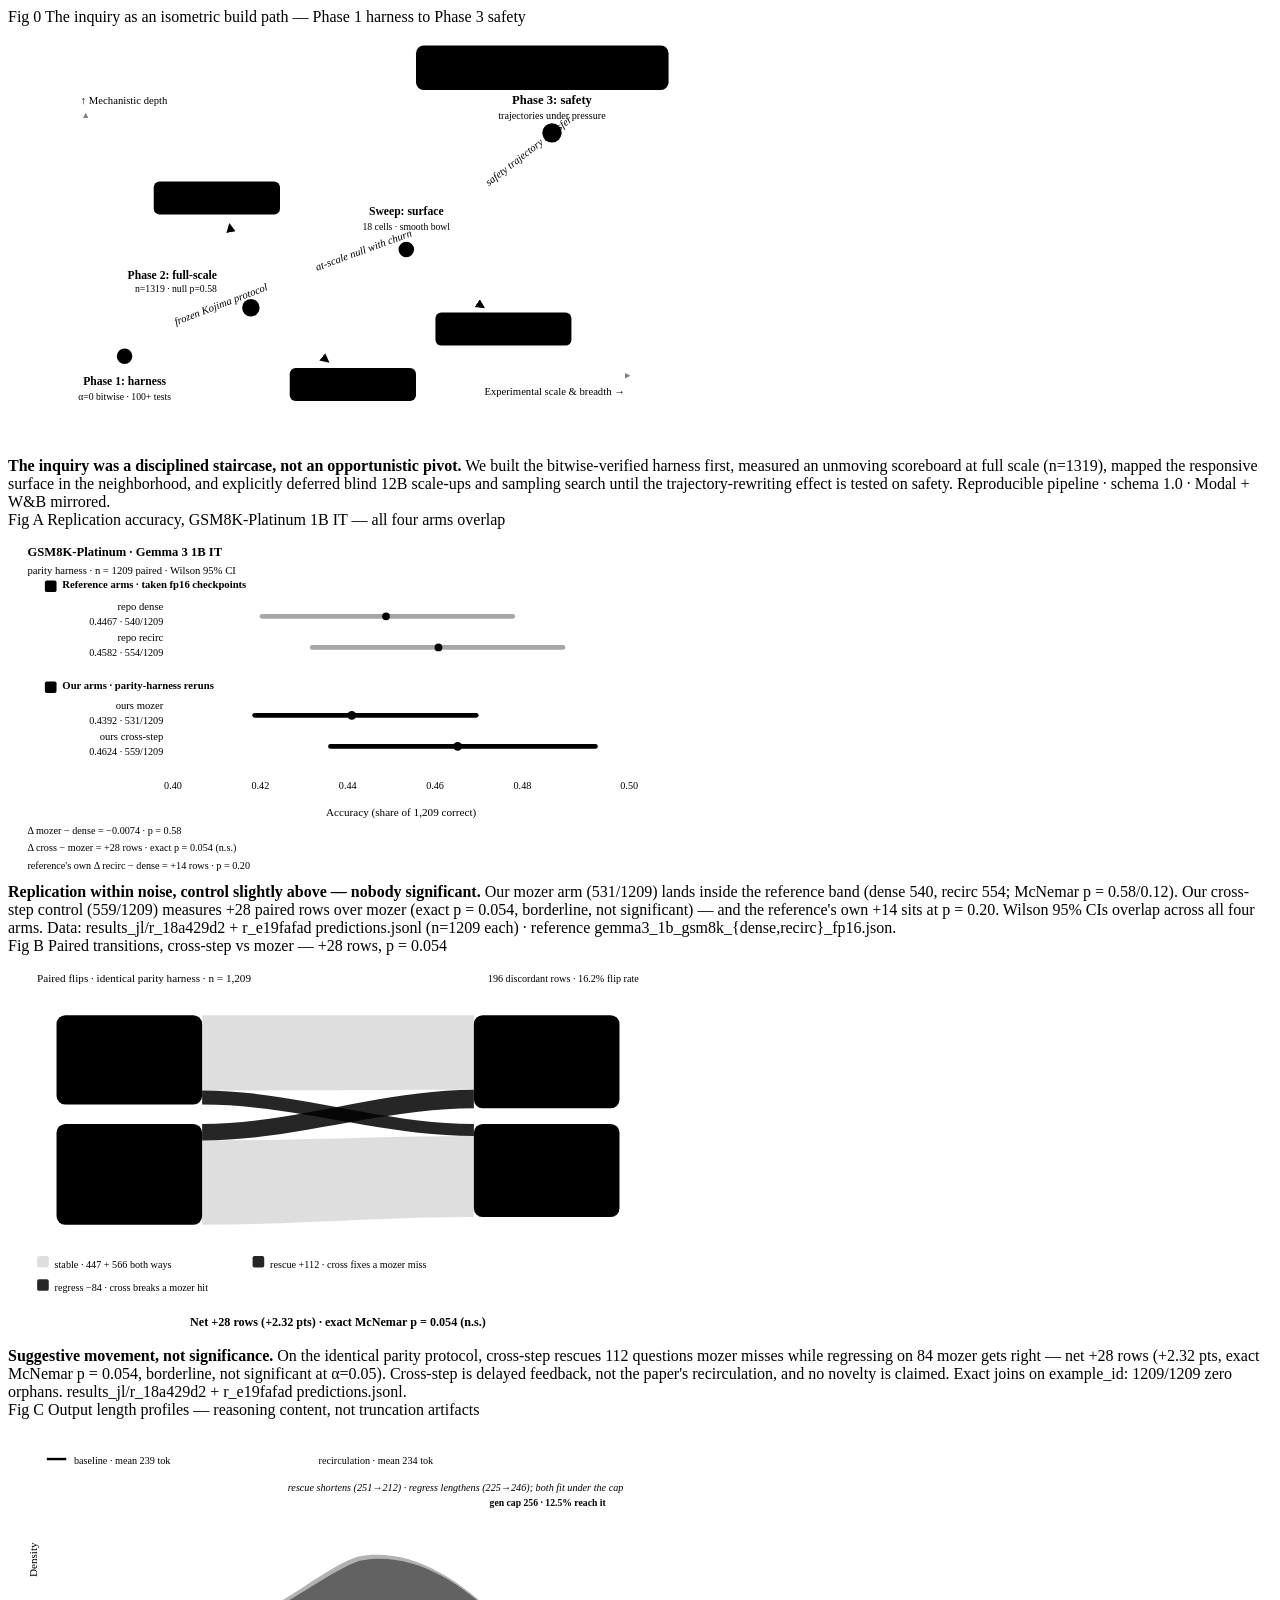
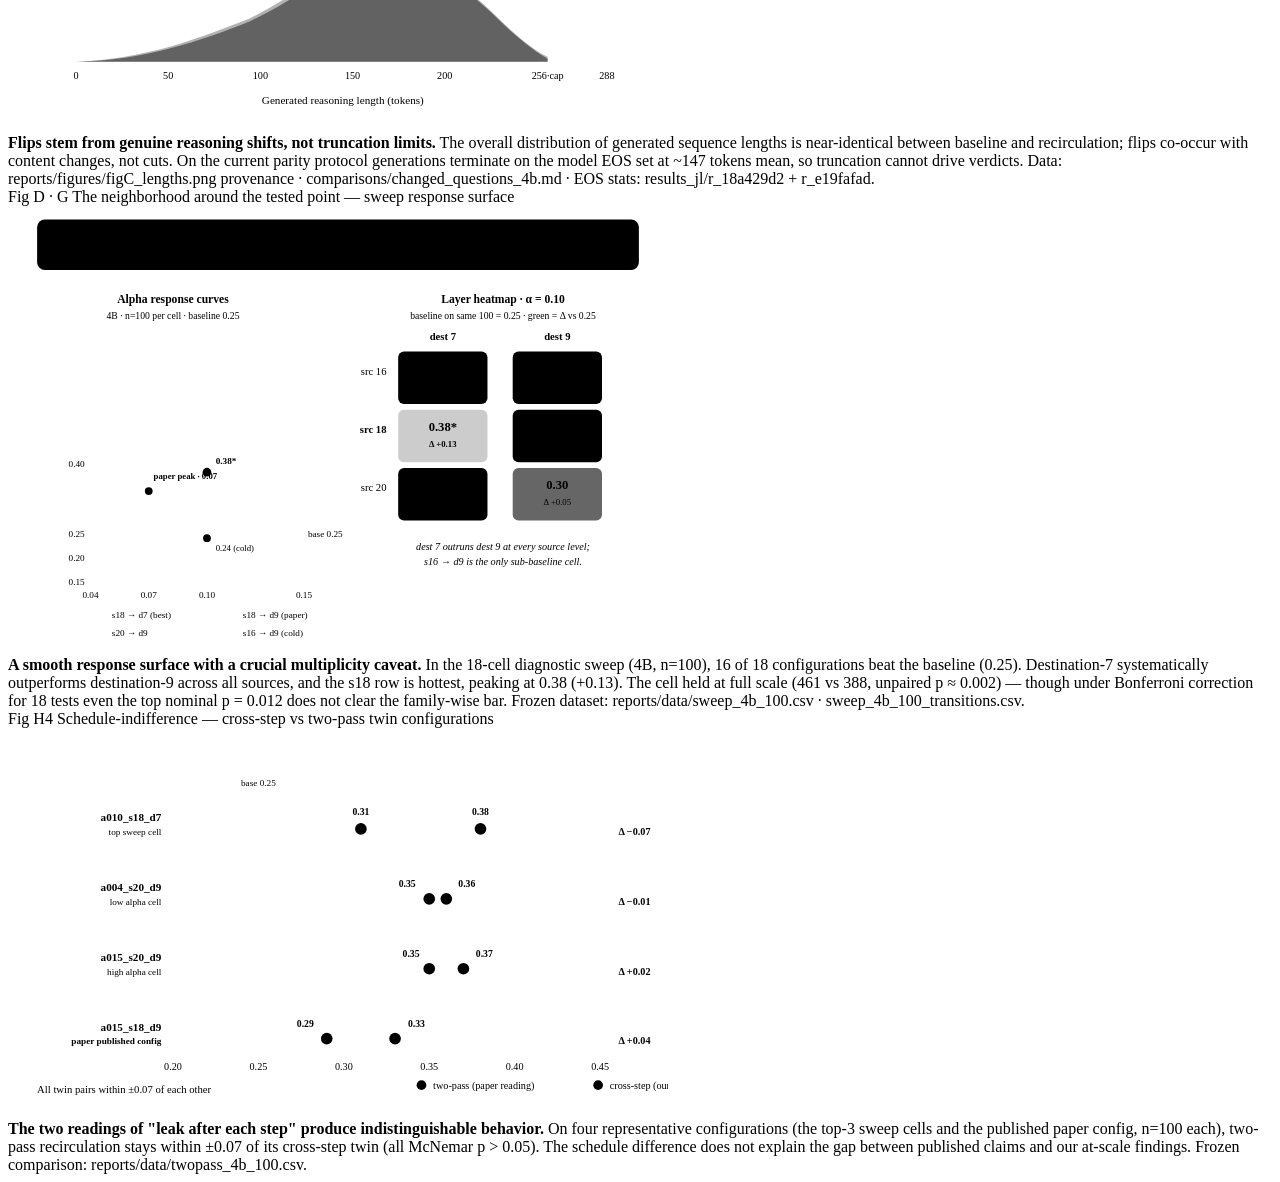
<file: figures.html>
<!DOCTYPE html>
<html lang="en">
<head>
<meta charset="UTF-8">
<title>Recirculation Research Notebook — Figures</title>
</head>
<body>
<!--
  Recirculation Research Figures (hand-authored SVGs).
  Mounted into index.html via local client JS (data-src / data-fig).
  Colors adapt to light/dark themes strictly using CSS variables:
  --deep (rust), --shallow (blue), --good (green), --bad (clay),
  --ink, --ink-soft, --ink-faint, --line, --line-soft, --card, --paper.
  Composition rules: no text over strokes; one axis language; labels
  live in fixed gutters, never floating over data; quiet bands over
  loud ones (stable flows are gray, the two discordant flows are named).
-->

<!-- ═══════════════════════════════════════════════════════════════
     Figure 0 — The Staircase: Research Build Path & Deferred Spurs
     ═══════════════════════════════════════════════════════════════ -->
<div class="figure-block figure" id="fig-0">
  <div class="fig-head"><span class="no">Fig 0</span> The inquiry as an isometric build path — Phase 1 harness to Phase 3 safety</div>
  <svg viewBox="0 0 700 440" width="100%" style="max-width:680px;" xmlns="http://www.w3.org/2000/svg" role="img" aria-label="Isometric diagram showing the research progression across four phases with dashed deferred exploration spurs">
    <defs>
      <marker id="f0-arrow" viewBox="0 0 10 10" refX="7" refY="5" markerWidth="6" markerHeight="6" orient="auto-start-reverse">
        <path d="M0,1 L8,5 L0,9 z" fill="var(--ink-faint)"/>
      </marker>
      <marker id="f0-spur-arrow" viewBox="0 0 10 10" refX="7" refY="5" markerWidth="6" markerHeight="6" orient="auto-start-reverse">
        <path d="M0,1 L8,5 L0,9 z" fill="var(--bad)"/>
      </marker>
    </defs>

    <!-- Base plane + faint retreating guideline -->
    <g stroke="var(--line)" stroke-width="1" opacity="0.55">
      <line x1="80" y1="360" x2="620" y2="360"/>
      <line x1="80" y1="360" x2="350" y2="225"/>
    </g>

    <!-- Axis guides -->
    <g stroke="var(--ink-faint)" stroke-width="1.2" opacity="0.5" marker-end="url(#f0-arrow)">
      <line x1="80" y1="360" x2="640" y2="360"/>
      <line x1="80" y1="360" x2="80" y2="90"/>
    </g>
    <text x="635" y="380" font-family="var(--sans)" font-size="11" fill="var(--ink-faint)" text-anchor="end">Experimental scale &amp; breadth →</text>
    <text x="75" y="80" font-family="var(--sans)" font-size="11" fill="var(--ink-faint)">↑ Mechanistic depth</text>

    <!-- Main build path -->
    <path d="M 120,340 L 250,290 L 410,230 L 560,110" fill="none" stroke="var(--good)" stroke-width="4" stroke-linecap="round" stroke-linejoin="round"/>

    <!-- Segment tags -->
    <text x="173" y="308" font-family="var(--serif)" font-style="italic" font-size="11" fill="var(--ink-soft)" transform="rotate(-21 173 308)">frozen Kojima protocol</text>
    <text x="318" y="252" font-family="var(--serif)" font-style="italic" font-size="11" fill="var(--ink-soft)" transform="rotate(-20 318 252)">at-scale null with churn</text>
    <text x="495" y="165" font-family="var(--serif)" font-style="italic" font-size="11" fill="var(--ink-soft)" transform="rotate(-38 495 165)">safety trajectory transfer</text>

    <!-- Spur 1 from Node 2: 12B Scale-Up -->
    <path d="M 245,296 L 228,204" fill="none" stroke="var(--bad)" stroke-width="2" stroke-dasharray="5 4" marker-end="url(#f0-spur-arrow)"/>
    <rect x="150" y="160" width="130" height="34" rx="6" fill="var(--card)" stroke="var(--bad)" stroke-width="1"/>
    <text x="215" y="175" font-family="var(--sans)" font-size="10.5" font-weight="700" fill="var(--bad)" text-anchor="middle">12B blind scale-up</text>
    <text x="215" y="188" font-family="var(--sans)" font-size="9.5" fill="var(--ink-soft)" text-anchor="middle">deferred: fix premise first</text>

    <!-- Spur 2 from Node 2: Pass@128 -->
    <path d="M 255,284 L 330,346" fill="none" stroke="var(--bad)" stroke-width="2" stroke-dasharray="5 4" marker-end="url(#f0-spur-arrow)"/>
    <rect x="290" y="352" width="130" height="34" rx="6" fill="var(--card)" stroke="var(--bad)" stroke-width="1"/>
    <text x="355" y="367" font-family="var(--sans)" font-size="10.5" font-weight="700" fill="var(--bad)" text-anchor="middle">Pass@128 search</text>
    <text x="355" y="380" font-family="var(--sans)" font-size="9.5" fill="var(--ink-soft)" text-anchor="middle">deferred: greedy pass@1 only</text>

    <!-- Spur 3 from Node 3: Adaptive MLP variant -->
    <path d="M 410,236 L 490,290" fill="none" stroke="var(--bad)" stroke-width="2" stroke-dasharray="5 4" marker-end="url(#f0-spur-arrow)"/>
    <rect x="440" y="295" width="140" height="34" rx="6" fill="var(--card)" stroke="var(--bad)" stroke-width="1"/>
    <text x="510" y="310" font-family="var(--sans)" font-size="10.5" font-weight="700" fill="var(--bad)" text-anchor="middle">Adaptive MLP recirc</text>
    <text x="510" y="323" font-family="var(--sans)" font-size="9.5" fill="var(--ink-soft)" text-anchor="middle">deferred: fixed weights first</text>

    <!-- Node 1: Phase 1 Harness -->
    <circle cx="120" cy="340" r="8" fill="var(--card)" stroke="var(--shallow)" stroke-width="3"/>
    <circle cx="120" cy="340" r="3.5" fill="var(--shallow)"/>
    <text x="120" y="370" font-family="var(--sans)" font-size="12" font-weight="700" fill="var(--ink)" text-anchor="middle">Phase 1: harness</text>
    <text x="120" y="385" font-family="var(--mono)" font-size="10" fill="var(--ink-faint)" text-anchor="middle">α=0 bitwise · 100+ tests</text>

    <!-- Node 2: Phase 2 Full Scale -->
    <circle cx="250" cy="290" r="9" fill="var(--card)" stroke="var(--deep)" stroke-width="3"/>
    <circle cx="250" cy="290" r="4" fill="var(--deep)"/>
    <text x="215" y="260" font-family="var(--sans)" font-size="12" font-weight="700" fill="var(--ink)" text-anchor="end">Phase 2: full-scale</text>
    <text x="215" y="274" font-family="var(--mono)" font-size="10" fill="var(--ink-faint)" text-anchor="end">n=1319 · null p=0.58</text>

    <!-- Node 3: Diagnostic Sweep -->
    <circle cx="410" cy="230" r="8" fill="var(--card)" stroke="var(--shallow)" stroke-width="3"/>
    <circle cx="410" cy="230" r="3.5" fill="var(--shallow)"/>
    <text x="410" y="195" font-family="var(--sans)" font-size="12" font-weight="700" fill="var(--ink)" text-anchor="middle">Sweep: surface</text>
    <text x="410" y="210" font-family="var(--mono)" font-size="10" fill="var(--ink-faint)" text-anchor="middle">18 cells · smooth bowl</text>

    <!-- Node 4: Phase 3 Safety -->
    <circle cx="560" cy="110" r="10" fill="var(--good)" stroke="var(--card)" stroke-width="2.5"/>
    <text x="560" y="80" font-family="var(--sans)" font-size="13" font-weight="700" fill="var(--good)" text-anchor="middle">Phase 3: safety</text>
    <text x="560" y="96" font-family="var(--mono)" font-size="10.5" fill="var(--ink-soft)" text-anchor="middle">trajectories under pressure</text>

    <!-- Status Callout Card -->
    <g transform="translate(420, 20)">
      <rect width="260" height="46" rx="8" fill="var(--accent-soft)" stroke="var(--accent)" stroke-width="1"/>
      <text x="130" y="20" font-family="var(--sans)" font-size="11" font-weight="700" fill="var(--accent)" text-anchor="middle">Current location</text>
      <text x="130" y="35" font-family="var(--sans)" font-size="10" fill="var(--ink-soft)" text-anchor="middle">Phase 2 verified → Phase 3 bridge next</text>
    </g>
  </svg>
  <figcaption>
    <strong>The inquiry was a disciplined staircase, not an opportunistic pivot.</strong> We built the bitwise-verified harness first, measured an unmoving scoreboard at full scale (n=1319), mapped the responsive surface in the neighborhood, and explicitly deferred blind 12B scale-ups and sampling search until the trajectory-rewriting effect is tested on safety.
    <span class="src">Reproducible pipeline · schema 1.0 · Modal + W&amp;B mirrored.</span>
  </figcaption>
</div>

<!-- ═══════════════════════════════════════════════════════════════
     Figure A — Replication (dot + Wilson error bars, two groups)
     ═══════════════════════════════════════════════════════════════ -->
<div class="figure-block figure" id="fig-A">
  <div class="fig-head"><span class="no">Fig A</span> Replication accuracy, GSM8K-Platinum 1B IT — all four arms overlap</div>
  <svg viewBox="0 0 680 360" width="100%" style="max-width:660px;" xmlns="http://www.w3.org/2000/svg" role="img" aria-label="Forest plot of accuracy on GSM8K-Platinum 1B IT: reference dense and recirculation checkpoints and our mozer and cross-step parity runs, with 95 percent Wilson confidence intervals that all overlap">
    <!-- Title block -->
    <text x="20" y="28" font-family="var(--sans)" font-size="13" font-weight="700" fill="var(--ink)">GSM8K-Platinum · Gemma 3 1B IT</text>
    <text x="20" y="46" font-family="var(--sans)" font-size="11" fill="var(--ink-soft)">parity harness · n = 1209 paired · Wilson 95% CI</text>

    <!-- Group 1: reference arms -->
    <g transform="translate(38, 58)">
      <rect x="0" y="-5" width="12" height="12" rx="2" fill="var(--paper-2)" stroke="var(--ink-soft)" stroke-width="1.2"/>
      <text x="18" y="3" font-family="var(--sans)" font-size="11" font-weight="600" fill="var(--ink-soft)">Reference arms · taken fp16 checkpoints</text>
    </g>

    <!-- Group 2: our arms -->
    <g transform="translate(38, 162)">
      <rect x="0" y="-5" width="12" height="12" rx="2" fill="var(--accent-soft)" stroke="var(--accent)" stroke-width="1.2"/>
      <text x="18" y="3" font-family="var(--sans)" font-size="11" font-weight="600" fill="var(--accent)">Our arms · parity-harness reruns</text>
    </g>

    <!-- Hairlines separating plot rows -->
    <line x1="170" y1="150" x2="640" y2="150" stroke="var(--line-soft)"/>

    <!-- Plot axis: x = 170 + (acc - 0.40) / 0.10 * 470 -->
    <line x1="170" y1="64" x2="170" y2="252" stroke="var(--line)" stroke-width="1.2" opacity="0.7"/>
    <line x1="170" y1="252" x2="640" y2="252" stroke="var(--line)" stroke-width="1.5"/>
    <g font-family="var(--mono)" font-size="10.5" fill="var(--ink-faint)" text-anchor="middle">
      <text x="170" y="268">0.40</text>
      <text x="260" y="268">0.42</text>
      <text x="350" y="268">0.44</text>
      <text x="440" y="268">0.46</text>
      <text x="530" y="268">0.48</text>
      <text x="640" y="268">0.50</text>
    </g>
    <line x1="170" y1="252" x2="170" y2="256" stroke="var(--line)"/>
    <line x1="260" y1="252" x2="260" y2="256" stroke="var(--line)"/>
    <line x1="350" y1="252" x2="350" y2="256" stroke="var(--line)"/>
    <line x1="440" y1="252" x2="440" y2="256" stroke="var(--line)"/>
    <line x1="530" y1="252" x2="530" y2="256" stroke="var(--line)"/>
    <line x1="640" y1="252" x2="640" y2="256" stroke="var(--line)"/>
    <text x="405" y="296" font-family="var(--sans)" font-size="11.5" fill="var(--ink-soft)" text-anchor="middle">Accuracy (share of 1,209 correct)</text>

    <!-- Row gutters: name + value right-aligned at x=160, two lines centered on row -->
    <g font-family="var(--sans)" font-size="11" fill="var(--ink-soft)" text-anchor="end">
      <text x="160" y="83">repo dense</text>
      <text x="160" y="115">repo recirc</text>
      <text x="160" y="185">ours mozer</text>
      <text x="160" y="217">ours cross-step</text>
    </g>
    <g font-family="var(--mono)" font-size="10.5" fill="var(--ink)" text-anchor="end">
      <text x="160" y="99" fill="var(--ink-faint)">0.4467 · 540/1209</text>
      <text x="160" y="131" fill="var(--ink-faint)">0.4582 · 554/1209</text>
      <text x="160" y="201" fill="var(--shallow)">0.4392 · 531/1209</text>
      <text x="160" y="233" fill="var(--accent)">0.4624 · 559/1209</text>
    </g>

    <!-- Reference whiskers: repo dense 0.4467 [0.419,0.475] · recirc 0.4582 [0.430,0.486] -->
    <g>
      <rect x="259.3" y="87.5" width="263.2" height="5" rx="2.5" fill="var(--ink-faint)" opacity="0.35"/>
      <circle cx="389.5" cy="90" r="4" fill="var(--ink-faint)"/>
      <rect x="311" y="119.5" width="263.2" height="5" rx="2.5" fill="var(--ink-faint)" opacity="0.35"/>
      <circle cx="443.5" cy="122" r="4" fill="var(--ink-faint)"/>
    </g>

    <!-- Our whiskers: mozer 0.4392 [0.411,0.467] · cross 0.4624 [0.434,0.491] -->
    <g>
      <rect x="251.7" y="189.5" width="233.2" height="5" rx="2.5" fill="var(--accent-soft)"/>
      <line x1="251.7" y1="192" x2="484.9" y2="192" stroke="var(--shallow)" stroke-width="1.2"/>
      <circle cx="354.2" cy="192" r="4.5" fill="var(--shallow)"/>
      <rect x="329.8" y="221.5" width="277.9" height="5" rx="2.5" fill="var(--accent-soft)"/>
      <line x1="329.8" y1="224" x2="607.7" y2="224" stroke="var(--accent)" stroke-width="1.2"/>
      <circle cx="463.3" cy="224" r="4.5" fill="var(--accent)"/>
    </g>

    <!-- Data footnote: the deltas, as a unit -->
    <g font-family="var(--mono)" font-size="10.5">
      <text x="20" y="314" fill="var(--ink-soft)">Δ mozer − dense = −0.0074 · p = 0.58</text>
      <text x="20" y="332" fill="var(--ink-soft)">Δ cross − mozer = +28 rows · exact p = 0.054 (n.s.)</text>
      <text x="20" y="350" fill="var(--ink-faint)">reference's own Δ recirc − dense = +14 rows · p = 0.20</text>
    </g>
  </svg>
  <figcaption>
    <strong>Replication within noise, control slightly above — nobody significant.</strong> Our mozer arm (531/1209) lands inside the reference band (dense 540, recirc 554; McNemar p&nbsp;=&nbsp;0.58/0.12). Our cross-step control (559/1209) measures +28 paired rows over mozer (exact p&nbsp;=&nbsp;0.054, borderline, not significant) — and the reference's own +14 sits at p&nbsp;=&nbsp;0.20. Wilson 95% CIs overlap across all four arms.
    <span class="src">Data: results_jl/r_18a429d2 + r_e19fafad predictions.jsonl (n=1209 each) · reference gemma3_1b_gsm8k_{dense,recirc}_fp16.json.</span>
  </figcaption>
</div>

<!-- ═══════════════════════════════════════════════════════════════
     Figure B — Paired transitions, cross-step vs mozer (alluvial)
     ═══════════════════════════════════════════════════════════════ -->
<div class="figure-block figure" id="fig-B">
  <div class="fig-head"><span class="no">Fig B</span> Paired transitions, cross-step vs mozer — +28 rows, p = 0.054</div>
  <svg viewBox="0 0 680 400" width="100%" style="max-width:660px;" xmlns="http://www.w3.org/2000/svg" role="img" aria-label="Alluvial diagram: from the 531 questions mozer answers correctly, 84 are broken by cross-step and 447 stay correct; from the 678 mozer misses, 112 are rescued and 566 stay wrong — net plus 28 rows">
    <!-- Top context line -->
    <text x="30" y="28" font-family="var(--sans)" font-size="11.5" fill="var(--ink-soft)">Paired flips · identical parity harness · n = 1,209</text>
    <text x="650" y="28" font-family="var(--mono)" font-size="10.5" fill="var(--ink-faint)" text-anchor="end">196 discordant rows · 16.2% flip rate</text>

    <!-- Flow bands (drawn before boxes so boxes sit on top) -->
    <!-- stable correct · 447 -->
    <path d="M 200,62 C 295,62 385,62 480,62 L 480,138.8 C 385,138.8 295,139.6 200,139.6 Z" fill="var(--ink-faint)" fill-opacity="0.13" stroke="var(--ink-soft)" stroke-width="1" stroke-opacity="0.45"/>
    <!-- regress · 84 (mozer-only, clay) -->
    <path d="M 200,139.6 C 295,139.6 385,174 480,174 L 480,186.4 C 385,186.4 295,154 200,154 Z" fill="var(--bad)" fill-opacity="0.85" stroke="var(--bad)" stroke-width="1"/>
    <!-- rescue · 112 (cross-only, green) -->
    <path d="M 200,174 C 295,174 385,138.8 480,138.8 L 480,158 C 385,158 295,191.2 200,191.2 Z" fill="var(--good)" fill-opacity="0.85" stroke="var(--good)" stroke-width="1"/>
    <!-- stable wrong · 566 -->
    <path d="M 200,191.2 C 295,191.2 385,186.4 480,186.4 L 480,270 C 385,270 295,278 200,278 Z" fill="var(--ink-faint)" fill-opacity="0.13" stroke="var(--ink-soft)" stroke-width="1" stroke-opacity="0.45"/>

    <!-- Left column: ours mozer -->
    <g>
      <rect x="50" y="62" width="150" height="92" rx="9" fill="var(--card)" stroke="var(--line)" stroke-width="1.5"/>
      <text x="125" y="84" font-family="var(--sans)" font-size="9.5" font-weight="600" letter-spacing=".1em" fill="var(--ink-soft)" text-anchor="middle">MOZER CORRECT</text>
      <text x="125" y="114" font-family="var(--mono)" font-size="21" font-weight="700" fill="var(--ink)" text-anchor="middle">531</text>
      <text x="125" y="132" font-family="var(--mono)" font-size="10" fill="var(--ink-faint)" text-anchor="middle">43.9% · 531/1209</text>

      <rect x="50" y="174" width="150" height="104" rx="9" fill="var(--card)" stroke="var(--line)" stroke-width="1.5"/>
      <text x="125" y="196" font-family="var(--sans)" font-size="9.5" font-weight="600" letter-spacing=".1em" fill="var(--ink-soft)" text-anchor="middle">MOZER WRONG</text>
      <text x="125" y="226" font-family="var(--mono)" font-size="21" font-weight="700" fill="var(--ink)" text-anchor="middle">678</text>
      <text x="125" y="244" font-family="var(--mono)" font-size="10" fill="var(--ink-faint)" text-anchor="middle">56.1% · 678/1209</text>
    </g>

    <!-- Right column: ours cross-step -->
    <g>
      <rect x="480" y="62" width="150" height="96" rx="9" fill="var(--card)" stroke="var(--accent)" stroke-width="1.5"/>
      <text x="555" y="84" font-family="var(--sans)" font-size="9.5" font-weight="600" letter-spacing=".1em" fill="var(--accent)" text-anchor="middle">CROSS CORRECT</text>
      <text x="555" y="114" font-family="var(--mono)" font-size="21" font-weight="700" fill="var(--accent)" text-anchor="middle">559</text>
      <text x="555" y="132" font-family="var(--mono)" font-size="10" fill="var(--ink-faint)" text-anchor="middle">46.2% · 559/1209</text>

      <rect x="480" y="174" width="150" height="96" rx="9" fill="var(--card)" stroke="var(--accent)" stroke-width="1.5"/>
      <text x="555" y="196" font-family="var(--sans)" font-size="9.5" font-weight="600" letter-spacing=".1em" fill="var(--accent)" text-anchor="middle">CROSS WRONG</text>
      <text x="555" y="226" font-family="var(--mono)" font-size="21" font-weight="700" fill="var(--accent)" text-anchor="middle">650</text>
      <text x="555" y="244" font-family="var(--mono)" font-size="10" fill="var(--ink-faint)" text-anchor="middle">53.8% · 650/1209</text>
    </g>

    <!-- Legend -->
    <g font-family="var(--mono)" font-size="10.5">
      <rect x="30" y="310" width="12" height="12" rx="2" fill="var(--ink-faint)" fill-opacity="0.13" stroke="var(--ink-soft)" stroke-width="1" stroke-opacity="0.5"/>
      <text x="48" y="322" fill="var(--ink-soft)">stable · 447 + 566 both ways</text>

      <rect x="252" y="310" width="12" height="12" rx="2" fill="var(--good)" opacity="0.85"/>
      <text x="270" y="322" fill="var(--good)">rescue +112 · cross fixes a mozer miss</text>

      <rect x="30" y="334" width="12" height="12" rx="2" fill="var(--bad)" opacity="0.85"/>
      <text x="48" y="346" fill="var(--bad)">regress −84 · cross breaks a mozer hit</text>
    </g>

    <!-- Net headline -->
    <text x="340" y="382" font-family="var(--sans)" font-size="12.5" font-weight="700" fill="var(--ink)" text-anchor="middle">Net +28 rows (+2.32 pts) · exact McNemar p = 0.054 (n.s.)</text>
  </svg>
  <figcaption>
    <strong>Suggestive movement, not significance.</strong> On the identical parity protocol, cross-step rescues 112 questions mozer misses while regressing on 84 mozer gets right — net +28 rows (+2.32 pts, exact McNemar p&nbsp;=&nbsp;0.054, borderline, not significant at α=0.05). Cross-step is delayed feedback, not the paper's recirculation, and no novelty is claimed.
    <span class="src">Exact joins on example_id: 1209/1209 zero orphans. results_jl/r_18a429d2 + r_e19fafad predictions.jsonl.</span>
  </figcaption>
</div>

<!-- ═══════════════════════════════════════════════════════════════
     Figure C — Ruling Out Truncation (Reasoning Length Profiles)
     ═══════════════════════════════════════════════════════════════ -->
<div class="figure-block figure" id="fig-C">
  <div class="fig-head"><span class="no">Fig C</span> Output length profiles — reasoning content, not truncation artifacts</div>
  <svg viewBox="0 0 680 320" width="100%" style="max-width:660px;" xmlns="http://www.w3.org/2000/svg" role="img" aria-label="Line chart comparing reasoning sequence length density distributions between baseline and recirculation showing identical curves, with a truncation cap marked at 256 tokens">
    <!-- Legend row (top strip, clear of the curves) -->
    <g font-family="var(--mono)" font-size="10.5">
      <rect x="40" y="40" width="20" height="2.5" fill="var(--ink)"/>
      <text x="68" y="46" fill="var(--ink)">baseline · mean 239 tok</text>
      <line x1="292" y1="41.3" x2="312" y2="41.3" stroke="var(--shallow)" stroke-width="2" stroke-dasharray="6 3"/>
      <text x="320" y="46" fill="var(--shallow)">recirculation · mean 234 tok</text>

      <line x1="40" y1="60" x2="634" y2="60" stroke="var(--line-soft)" stroke-width="1"/>
      <text x="634" y="74" text-anchor="end" font-family="var(--serif)" font-style="italic" font-size="10.5" fill="var(--ink-faint)">rescue shortens (251→212) · regress lengthens (225→246); both fit under the cap</text>
    </g>

    <!-- Plot: x = 70 + tok * 1.9 ; baseline y = 250 -->
    <g stroke="var(--line-soft)" stroke-width="1">
      <line x1="70" y1="110" x2="620" y2="110"/>
      <line x1="70" y1="170" x2="620" y2="170"/>
      <line x1="70" y1="210" x2="620" y2="210"/>
      <line x1="70" y1="235" x2="620" y2="235"/>
    </g>

    <line x1="70" y1="250" x2="70" y2="40" stroke="var(--line)" stroke-width="1.5"/>
    <line x1="70" y1="250" x2="620" y2="250" stroke="var(--line)" stroke-width="1.5"/>

    <!-- Truncation cap line -->
    <line x1="556" y1="70" x2="556" y2="250" stroke="var(--bad)" stroke-width="1.5" stroke-dasharray="4 4"/>
    <text x="556" y="90" font-family="var(--sans)" font-size="10" font-weight="700" fill="var(--bad)" text-anchor="middle">gen cap 256 · 12.5% reach it</text>

    <!-- Distribution: baseline -->
    <path d="M 70,250 C 140,248 200,225 250,205 C 300,180 330,152 360,142 C 410,132 460,160 505,205 C 525,225 545,240 556,245 L 556,250 L 70,250 Z" fill="var(--line)" opacity="0.30"/>
    <path d="M 70,250 C 140,248 200,225 250,205 C 300,180 330,152 360,142 C 410,132 460,160 505,205 C 525,225 545,240 556,245" fill="none" stroke="var(--ink)" stroke-width="2.5"/>

    <!-- Distribution: recirculation -->
    <path d="M 70,250 C 140,249 200,228 250,208 C 300,184 330,158 362,146 C 412,136 462,163 507,208 C 527,228 547,242 556,247 L 556,250 L 70,250 Z" fill="var(--accent-soft)" opacity="0.45"/>
    <path d="M 70,250 C 140,249 200,228 250,208 C 300,184 330,158 362,146 C 412,136 462,163 507,208 C 527,228 547,242 556,247" fill="none" stroke="var(--shallow)" stroke-width="2" stroke-dasharray="6 3"/>

    <!-- Ticks & labels -->
    <g font-family="var(--mono)" font-size="10.5" fill="var(--ink-faint)" text-anchor="middle">
      <text x="70" y="268">0</text>
      <text x="165" y="268">50</text>
      <text x="260" y="268">100</text>
      <text x="355" y="268">150</text>
      <text x="450" y="268">200</text>
      <text x="556" y="268">256·cap</text>
      <text x="617" y="268">288</text>
    </g>
    <line x1="70" y1="250" x2="70" y2="254" stroke="var(--line)"/>
    <line x1="165" y1="250" x2="165" y2="254" stroke="var(--line)"/>
    <line x1="260" y1="250" x2="260" y2="254" stroke="var(--line)"/>
    <line x1="355" y1="250" x2="355" y2="254" stroke="var(--line)"/>
    <line x1="450" y1="250" x2="450" y2="254" stroke="var(--line)"/>
    <line x1="617" y1="250" x2="617" y2="254" stroke="var(--line)"/>
    <text x="345" y="294" font-family="var(--sans)" font-size="11.5" fill="var(--ink-soft)" text-anchor="middle">Generated reasoning length (tokens)</text>
    <text x="30" y="145" font-family="var(--sans)" font-size="11.5" fill="var(--ink-soft)" transform="rotate(-90 30 145)" text-anchor="middle">Density</text>
  </svg>
  <figcaption>
    <strong>Flips stem from genuine reasoning shifts, not truncation limits.</strong> The overall distribution of generated sequence lengths is near-identical between baseline and recirculation; flips co-occur with content changes, not cuts. On the current parity protocol generations terminate on the model EOS set at ~147 tokens mean, so truncation cannot drive verdicts.
    <span class="src">Data: reports/figures/figC_lengths.png provenance · comparisons/changed_questions_4b.md · EOS stats: results_jl/r_18a429d2 + r_e19fafad.</span>
  </figcaption>
</div>

<!-- ═══════════════════════════════════════════════════════════════
     Figure D/G — The Living Ground (Sweep Curves & Layer Heatmap)
     ═══════════════════════════════════════════════════════════════ -->
<div class="figure-block figure" id="fig-D-G">
  <div class="fig-head"><span class="no">Fig D · G</span> The neighborhood around the tested point — sweep response surface</div>
  <svg viewBox="0 0 680 460" width="100%" style="max-width:660px;" xmlns="http://www.w3.org/2000/svg" role="img" aria-label="Two-panel figure: alpha response curves for four layer pairings and a layer heatmap at alpha 0.10 across six source-destination combinations, with a multiple comparison caution banner">
    <!-- Caution banner -->
    <g transform="translate(30, 14)">
      <rect width="620" height="52" rx="8" fill="var(--card)" stroke="var(--bad)" stroke-width="1.5"/>
      <text x="16" y="22" font-family="var(--sans)" font-size="11.5" font-weight="700" fill="var(--bad)">Multiple-comparison caution</text>
      <text x="206" y="22" font-family="var(--sans)" font-size="11" fill="var(--ink-soft)">18 cells × n=100 each · top nominal p = 0.012 does not clear α = 0.0028</text>
      <text x="16" y="42" font-family="var(--sans)" font-size="11" fill="var(--ink)">a010_s18_d7 taken to full n=1319: 461 vs 388 (+73) · unpaired p ≈ 0.002</text>
    </g>

    <!-- Left panel: alpha response curves -->
    <g transform="translate(30, 86)">
      <text x="140" y="14" font-family="var(--sans)" font-size="12" font-weight="700" fill="var(--ink)" text-anchor="middle">Alpha response curves</text>
      <text x="140" y="30" font-family="var(--sans)" font-size="10" fill="var(--ink-faint)" text-anchor="middle">4B · n=100 per cell · baseline 0.25</text>

      <!-- Plot frame: x 55..275, y 130..300 (density scale) -->
      <line x1="55" y1="300" x2="275" y2="300" stroke="var(--line)" stroke-width="1.5"/>
      <line x1="55" y1="130" x2="55" y2="300" stroke="var(--line)" stroke-width="1.5"/>

      <!-- Baseline line at 0.25 -->
      <line x1="55" y1="251.4" x2="275" y2="251.4" stroke="var(--ink-faint)" stroke-width="1.5" stroke-dasharray="3 3"/>
      <text x="279" y="255" font-family="var(--mono)" font-size="9.5" fill="var(--ink-faint)">base 0.25</text>

      <!-- Curves (x = 55 + (α−0.04)/0.11·220 · y = 300 − (acc−0.15)/0.35·170) -->
      <!-- s18->d7 (best, shallow solid) -->
      <path d="M 55,212.6 L 115,212.6 L 175,188.3 L 275,232.0" fill="none" stroke="var(--shallow)" stroke-width="2.5"/>
      <circle cx="175" cy="188.3" r="4.5" fill="var(--shallow)"/>
      <text x="184" y="180" font-family="var(--mono)" font-size="9.5" font-weight="700" fill="var(--shallow)">0.38*</text>

      <!-- s20->d9 (green solid) -->
      <path d="M 55,198.0 L 115,212.6 L 175,227.1 L 275,202.9" fill="none" stroke="var(--good)" stroke-width="1.8"/>

      <!-- s18->d9 (paper pair, deep dashed) -->
      <path d="M 55,227.1 L 115,207.7 L 175,212.6 L 275,232.0" fill="none" stroke="var(--deep)" stroke-width="2" stroke-dasharray="4 2"/>
      <circle cx="115" cy="207.7" r="4" fill="var(--deep)"/>
      <text x="120" y="195" font-family="var(--mono)" font-size="9" font-weight="700" fill="var(--deep)">paper peak · 0.07</text>

      <!-- s16->d9 (cold, clay dashed) -->
      <path d="M 55,217.4 L 115,251.4 L 175,256.3 L 275,222.3" fill="none" stroke="var(--bad)" stroke-width="1.5" stroke-dasharray="3 3"/>
      <circle cx="175" cy="256.3" r="4" fill="var(--bad)"/>
      <text x="184" y="269" font-family="var(--mono)" font-size="9" fill="var(--bad)">0.24 (cold)</text>

      <!-- X ticks -->
      <g font-family="var(--mono)" font-size="9.5" fill="var(--ink-faint)" text-anchor="middle">
        <text x="55" y="318">0.04</text>
        <text x="115" y="318">0.07</text>
        <text x="175" y="318">0.10</text>
        <text x="275" y="318">0.15</text>
      </g>
      <line x1="55" y1="300" x2="55" y2="304" stroke="var(--line)"/>
      <line x1="115" y1="300" x2="115" y2="304" stroke="var(--line)"/>
      <line x1="175" y1="300" x2="175" y2="304" stroke="var(--line)"/>
      <line x1="275" y1="300" x2="275" y2="304" stroke="var(--line)"/>

      <!-- Y ticks -->
      <g font-family="var(--mono)" font-size="9.5" fill="var(--ink-faint)" text-anchor="end">
        <text x="49" y="183">0.40</text>
        <text x="49" y="255">0.25</text>
        <text x="49" y="280">0.20</text>
        <text x="49" y="304">0.15</text>
      </g>

      <!-- Legend -->
      <g font-family="var(--sans)" font-size="9.5">
        <line x1="55" y1="336" x2="71" y2="336" stroke="var(--shallow)" stroke-width="2.5"/>
        <text x="77" y="339" fill="var(--ink)">s18 → d7 (best)</text>
        <line x1="190" y1="336" x2="206" y2="336" stroke="var(--deep)" stroke-width="2" stroke-dasharray="4 2"/>
        <text x="212" y="339" fill="var(--deep)">s18 → d9 (paper)</text>
        <line x1="55" y1="354" x2="71" y2="354" stroke="var(--good)" stroke-width="1.8"/>
        <text x="77" y="357" fill="var(--ink)">s20 → d9</text>
        <line x1="190" y1="354" x2="206" y2="354" stroke="var(--bad)" stroke-width="1.5" stroke-dasharray="3 3"/>
        <text x="212" y="357" fill="var(--bad)">s16 → d9 (cold)</text>
      </g>
    </g>

    <!-- Right panel: layer heatmap at alpha = 0.10 -->
    <g transform="translate(360, 86)">
      <text x="150" y="14" font-family="var(--sans)" font-size="12" font-weight="700" fill="var(--ink)" text-anchor="middle">Layer heatmap · α = 0.10</text>
      <text x="150" y="30" font-family="var(--sans)" font-size="10" fill="var(--ink-faint)" text-anchor="middle">baseline on same 100 = 0.25 · green = Δ vs 0.25</text>

      <!-- Column headers -->
      <text x="88" y="52" font-family="var(--sans)" font-size="11" font-weight="600" fill="var(--ink-soft)" text-anchor="middle">dest 7</text>
      <text x="206" y="52" font-family="var(--sans)" font-size="11" font-weight="600" fill="var(--ink-soft)" text-anchor="middle">dest 9</text>

      <!-- Row: src 16 -->
      <text x="30" y="88" font-family="var(--mono)" font-size="11" fill="var(--ink-soft)" text-anchor="end">src 16</text>
      <rect x="42" y="64" width="92" height="54" rx="6" fill="var(--accent-soft)" stroke="var(--line)" stroke-width="1"/>
      <text x="88" y="86" font-family="var(--mono)" font-size="13" font-weight="700" fill="var(--ink)" text-anchor="middle">0.33</text>
      <text x="88" y="102" font-family="var(--mono)" font-size="9" fill="var(--good)" text-anchor="middle">Δ +0.08</text>
      <rect x="160" y="64" width="92" height="54" rx="6" fill="var(--card)" stroke="var(--bad)" stroke-width="1.5" stroke-dasharray="4 3"/>
      <text x="206" y="86" font-family="var(--mono)" font-size="13" font-weight="700" fill="var(--bad)" text-anchor="middle">0.24</text>
      <text x="206" y="102" font-family="var(--mono)" font-size="9" fill="var(--bad)" text-anchor="middle">Δ −0.01</text>

      <!-- Row: src 18 (hottest) -->
      <text x="30" y="148" font-family="var(--mono)" font-size="11" font-weight="700" fill="var(--deep)" text-anchor="end">src 18</text>
      <rect x="42" y="124" width="92" height="54" rx="6" fill="var(--accent)" fill-opacity="0.20" stroke="var(--accent)" stroke-width="1.5"/>
      <text x="88" y="146" font-family="var(--mono)" font-size="13" font-weight="700" fill="var(--ink)" text-anchor="middle">0.38*</text>
      <text x="88" y="162" font-family="var(--mono)" font-size="9" font-weight="700" fill="var(--good)" text-anchor="middle">Δ +0.13</text>
      <rect x="160" y="124" width="92" height="54" rx="6" fill="var(--accent-soft)" stroke="var(--line)" stroke-width="1"/>
      <text x="206" y="146" font-family="var(--mono)" font-size="13" font-weight="700" fill="var(--ink)" text-anchor="middle">0.33</text>
      <text x="206" y="162" font-family="var(--mono)" font-size="9" fill="var(--good)" text-anchor="middle">Δ +0.08</text>

      <!-- Row: src 20 -->
      <text x="30" y="208" font-family="var(--mono)" font-size="11" fill="var(--ink-soft)" text-anchor="end">src 20</text>
      <rect x="42" y="184" width="92" height="54" rx="6" fill="var(--accent-soft)" stroke="var(--line)" stroke-width="1"/>
      <text x="88" y="206" font-family="var(--mono)" font-size="13" font-weight="700" fill="var(--ink)" text-anchor="middle">0.33</text>
      <text x="88" y="222" font-family="var(--mono)" font-size="9" fill="var(--good)" text-anchor="middle">Δ +0.08</text>
      <rect x="160" y="184" width="92" height="54" rx="6" fill="var(--accent-soft)" fill-opacity="0.6" stroke="var(--line)" stroke-width="1"/>
      <text x="206" y="206" font-family="var(--mono)" font-size="13" font-weight="700" fill="var(--ink)" text-anchor="middle">0.30</text>
      <text x="206" y="222" font-family="var(--mono)" font-size="9" fill="var(--good)" text-anchor="middle">Δ +0.05</text>

      <!-- Reading note -->
      <text x="150" y="268" font-family="var(--serif)" font-style="italic" font-size="10.5" fill="var(--ink-soft)" text-anchor="middle">dest 7 outruns dest 9 at every source level;</text>
      <text x="150" y="284" font-family="var(--serif)" font-style="italic" font-size="10.5" fill="var(--ink-faint)" text-anchor="middle">s16 → d9 is the only sub-baseline cell.</text>
    </g>
  </svg>
  <figcaption>
    <strong>A smooth response surface with a crucial multiplicity caveat.</strong> In the 18-cell diagnostic sweep (4B, n=100), 16 of 18 configurations beat the baseline (0.25). Destination-7 systematically outperforms destination-9 across all sources, and the s18 row is hottest, peaking at 0.38 (+0.13). The cell held at full scale (461 vs 388, unpaired p ≈ 0.002) — though under Bonferroni correction for 18 tests even the top nominal p&nbsp;=&nbsp;0.012 does not clear the family-wise bar.
    <span class="src">Frozen dataset: reports/data/sweep_4b_100.csv · sweep_4b_100_transitions.csv.</span>
  </figcaption>
</div>

<!-- ═══════════════════════════════════════════════════════════════
     Figure H4 — Schedule Indifference (Cross-Step vs Two-Pass)
     ═══════════════════════════════════════════════════════════════ -->
<div class="figure-block figure" id="fig-H4">
  <div class="fig-head"><span class="no">Fig H4</span> Schedule-indifference — cross-step vs two-pass twin configurations</div>
  <svg viewBox="0 0 680 400" width="100%" style="max-width:660px;" xmlns="http://www.w3.org/2000/svg" role="img" aria-label="Paired dumbbell plot showing cross-step and two-pass recirculation schedules yielding closely matched accuracies within plus minus 0.07">
    <!-- Vertical grid + baseline -->
    <g stroke="var(--line-soft)" stroke-width="1">
      <line x1="170" y1="70" x2="170" y2="330"/>
      <line x1="346" y1="70" x2="346" y2="330"/>
      <line x1="434" y1="70" x2="434" y2="330"/>
      <line x1="522" y1="70" x2="522" y2="330"/>
      <line x1="610" y1="70" x2="610" y2="330"/>
    </g>
    <line x1="258" y1="70" x2="258" y2="330" stroke="var(--ink-faint)" stroke-width="1.5" stroke-dasharray="3 3"/>
    <text x="258" y="60" font-family="var(--mono)" font-size="9.5" fill="var(--ink-faint)" text-anchor="middle">base 0.25</text>

    <!-- x axis ticks: x = 170 + (acc - 0.20) * 176 -->
    <line x1="170" y1="330" x2="610" y2="330" stroke="var(--line)" stroke-width="1.5"/>
    <line x1="170" y1="330" x2="170" y2="335" stroke="var(--line)"/>
    <line x1="258" y1="330" x2="258" y2="335" stroke="var(--line)"/>
    <line x1="346" y1="330" x2="346" y2="335" stroke="var(--line)"/>
    <line x1="434" y1="330" x2="434" y2="335" stroke="var(--line)"/>
    <line x1="522" y1="330" x2="522" y2="335" stroke="var(--line)"/>
    <line x1="610" y1="330" x2="610" y2="335" stroke="var(--line)"/>
    <g font-family="var(--mono)" font-size="10.5" fill="var(--ink-faint)" text-anchor="middle">
      <text x="170" y="352">0.20</text>
      <text x="258" y="352">0.25</text>
      <text x="346" y="352">0.30</text>
      <text x="434" y="352">0.35</text>
      <text x="522" y="352">0.40</text>
      <text x="610" y="352">0.45</text>
    </g>

    <!-- Row 1: a010_s18_d7 · 2p 0.31 (363.6) / cross 0.38 (486.8) -->
    <g>
      <text x="158" y="96" font-family="var(--mono)" font-size="11.5" font-weight="700" fill="var(--ink)" text-anchor="end">a010_s18_d7</text>
      <text x="158" y="110" font-family="var(--sans)" font-size="9.5" fill="var(--ink-faint)" text-anchor="end">top sweep cell</text>
      <line x1="363.6" y1="104" x2="486.8" y2="104" stroke="var(--line)" stroke-width="3"/>
      <circle cx="363.6" cy="104" r="6" fill="var(--card)" stroke="var(--deep)" stroke-width="2.5"/>
      <circle cx="486.8" cy="104" r="6" fill="var(--shallow)"/>
      <text x="363.6" y="90" font-family="var(--mono)" font-size="10" font-weight="700" fill="var(--deep)" text-anchor="middle">0.31</text>
      <text x="486.8" y="90" font-family="var(--mono)" font-size="10" font-weight="700" fill="var(--shallow)" text-anchor="middle">0.38</text>
      <text x="662" y="110" font-family="var(--mono)" font-size="10.5" font-weight="700" fill="var(--bad)" text-anchor="end">Δ −0.07</text>
    </g>

    <!-- Row 2: a004_s20_d9 · 2p 0.35 (434) / cross 0.36 (451.6) -->
    <g>
      <text x="158" y="168" font-family="var(--mono)" font-size="11.5" font-weight="700" fill="var(--ink)" text-anchor="end">a004_s20_d9</text>
      <text x="158" y="182" font-family="var(--sans)" font-size="9.5" fill="var(--ink-faint)" text-anchor="end">low alpha cell</text>
      <line x1="434" y1="176" x2="451.6" y2="176" stroke="var(--line)" stroke-width="3"/>
      <circle cx="434" cy="176" r="6" fill="var(--card)" stroke="var(--deep)" stroke-width="2.5"/>
      <circle cx="451.6" cy="176" r="6" fill="var(--shallow)"/>
      <text x="420" y="164" font-family="var(--mono)" font-size="10" font-weight="700" fill="var(--deep)" text-anchor="end">0.35</text>
      <text x="464" y="164" font-family="var(--mono)" font-size="10" font-weight="700" fill="var(--shallow)" text-anchor="start">0.36</text>
      <text x="662" y="182" font-family="var(--mono)" font-size="10.5" font-weight="700" fill="var(--ink-soft)" text-anchor="end">Δ −0.01</text>
    </g>

    <!-- Row 3: a015_s20_d9 · 2p 0.37 (469.2) / cross 0.35 (434) -->
    <g>
      <text x="158" y="240" font-family="var(--mono)" font-size="11.5" font-weight="700" fill="var(--ink)" text-anchor="end">a015_s20_d9</text>
      <text x="158" y="254" font-family="var(--sans)" font-size="9.5" fill="var(--ink-faint)" text-anchor="end">high alpha cell</text>
      <line x1="434" y1="248" x2="469.2" y2="248" stroke="var(--line)" stroke-width="3"/>
      <circle cx="469.2" cy="248" r="6" fill="var(--card)" stroke="var(--deep)" stroke-width="2.5"/>
      <circle cx="434" cy="248" r="6" fill="var(--shallow)"/>
      <text x="424" y="236" font-family="var(--mono)" font-size="10" font-weight="700" fill="var(--shallow)" text-anchor="end">0.35</text>
      <text x="482" y="236" font-family="var(--mono)" font-size="10" font-weight="700" fill="var(--deep)" text-anchor="start">0.37</text>
      <text x="662" y="254" font-family="var(--mono)" font-size="10.5" font-weight="700" fill="var(--good)" text-anchor="end">Δ +0.02</text>
    </g>

    <!-- Row 4: a015_s18_d9 (paper) · 2p 0.33 (398.8) / cross 0.29 (328.4) -->
    <g>
      <text x="158" y="312" font-family="var(--mono)" font-size="11.5" font-weight="700" fill="var(--ink)" text-anchor="end">a015_s18_d9</text>
      <text x="158" y="326" font-family="var(--sans)" font-size="9.5" font-weight="600" fill="var(--deep)" text-anchor="end">paper published config</text>
      <line x1="328.4" y1="320" x2="398.8" y2="320" stroke="var(--line)" stroke-width="3"/>
      <circle cx="398.8" cy="320" r="6" fill="var(--card)" stroke="var(--deep)" stroke-width="2.5"/>
      <circle cx="328.4" cy="320" r="6" fill="var(--shallow)"/>
      <text x="315" y="308" font-family="var(--mono)" font-size="10" font-weight="700" fill="var(--shallow)" text-anchor="end">0.29</text>
      <text x="412" y="308" font-family="var(--mono)" font-size="10" font-weight="700" fill="var(--deep)" text-anchor="start">0.33</text>
      <text x="662" y="326" font-family="var(--mono)" font-size="10.5" font-weight="700" fill="var(--good)" text-anchor="end">Δ +0.04</text>
    </g>

    <!-- Tolerance note + legend -->
    <text x="30" y="376" font-family="var(--sans)" font-size="11" fill="var(--ink-soft)">All twin pairs within ±0.07 of each other</text>
    <g transform="translate(420, 368)" font-family="var(--sans)" font-size="10.5">
      <circle cx="6" cy="0" r="5" fill="var(--card)" stroke="var(--deep)" stroke-width="2.5"/>
      <text x="18" y="4" fill="var(--deep)">two-pass (paper reading)</text>
      <circle cx="188" cy="0" r="5" fill="var(--shallow)"/>
      <text x="200" y="4" fill="var(--shallow)">cross-step (our build)</text>
    </g>
  </svg>
  <figcaption>
    <strong>The two readings of "leak after each step" produce indistinguishable behavior.</strong> On four representative configurations (the top-3 sweep cells and the published paper config, n=100 each), two-pass recirculation stays within ±0.07 of its cross-step twin (all McNemar p&nbsp;&gt;&nbsp;0.05). The schedule difference does not explain the gap between published claims and our at-scale findings.
    <span class="src">Frozen comparison: reports/data/twopass_4b_100.csv.</span>
  </figcaption>
</div>

</body>
</html>
</file>
<file: styles.css>
/* Recirculation notebook — coherent two-mode system. Local only, no webfonts. */
:root{
  --paper:#FBFAF7; --paper-2:#F2EEE5; --card:#FFFFFF;
  --ink:#1C1A15; --ink-soft:#615B51; --ink-faint:#8B8477;
  --line:#E3DCCC; --line-soft:#EDE8DB;
  --accent:#2F43C4; --accent-ink:#2F43C4; --accent-soft:rgba(47,67,196,.08);
  --deep:#B3401F; --shallow:#2F43C4; --good:#2E7D4F; --bad:#B3402E;
  --tldr-bg:#F5F1E6; --code-bg:#F1EDE3; --mark:rgba(47,67,196,.12);
  --radius:14px; --radius-s:9px;
  --shadow:0 1px 2px rgba(28,26,21,.07), 0 4px 18px rgba(28,26,21,.05);
  --serif:"Iowan Old Style","Palatino Linotype",Palatino,Georgia,"Times New Roman",serif;
  --sans:-apple-system,BlinkMacSystemFont,"SF Pro Text",Inter,"Segoe UI",Helvetica,Arial,sans-serif;
  --mono:ui-monospace,"SF Mono",SFMono-Regular,Menlo,Consolas,"Liberation Mono",monospace;
  --measure:68ch;
}
[data-theme="dark"]{
  --paper:#141311; --paper-2:#1B1A17; --card:#1E1D1A;
  --ink:#ECE7DB; --ink-soft:#B6AEA1; --ink-faint:#9E9689;
  --line:#2E2C26; --line-soft:#242320;
  --accent:#A3ADFF; --accent-ink:#A3ADFF; --accent-soft:rgba(163,173,255,.12);
  --deep:#F0925E; --shallow:#A3ADFF; --good:#7BC79A; --bad:#F08A73;
  --tldr-bg:#201D16; --code-bg:#232220; --mark:rgba(163,173,255,.18);
  --shadow:0 1px 2px rgba(0,0,0,.4), 0 4px 22px rgba(0,0,0,.3);
}
*{box-sizing:border-box}
::selection{background:var(--mark)}
a:focus-visible,button:focus-visible,summary:focus-visible,input:focus-visible,select:focus-visible{outline:2px solid var(--accent);outline-offset:2px;border-radius:6px}
.skip{position:absolute;left:-999px;top:0;background:var(--card);color:var(--ink);padding:.5rem .9rem;z-index:100;font-family:var(--sans);font-size:.85rem;border:1px solid var(--line);border-radius:0 0 10px 0}
.skip:focus{left:0}
html{scroll-behavior:smooth;scroll-padding-top:84px}
@media (prefers-reduced-motion:reduce){html{scroll-behavior:auto}*{animation:none!important;transition:none!important}}
body{
  margin:0;background:var(--paper);color:var(--ink);
  font-family:var(--serif);font-size:1.0625rem;line-height:1.72;
  -webkit-font-smoothing:antialiased;text-rendering:optimizeLegibility;
}
/* progress */
#progress{position:fixed;top:0;left:0;height:2px;width:0;background:var(--accent);z-index:60}
/* topbar */
.topbar{position:sticky;top:0;z-index:50;backdrop-filter:blur(12px);background:var(--paper);
  background:color-mix(in srgb, var(--paper) 86%, transparent);
  border-bottom:1px solid var(--line)}
.topbar-inner{max-width:1160px;margin:0 auto;padding:.6rem 1.25rem;display:flex;align-items:center;gap:1rem}
.brand{font-family:var(--sans);font-size:.8rem;letter-spacing:.08em;text-transform:uppercase;color:var(--ink-soft);text-decoration:none}
.brand b{color:var(--ink)}
.topbar nav{margin-left:auto;display:flex;gap:.4rem;align-items:center;font-family:var(--sans);font-size:.85rem}
.topbar nav a{color:var(--ink-soft);text-decoration:none;padding:.35rem .6rem;border-radius:8px}
.topbar nav a:hover{color:var(--ink);background:var(--accent-soft)}
.theme-btn{font-family:var(--sans);font-size:.82rem;border:1px solid var(--line);background:var(--card);
  color:var(--ink);border-radius:999px;padding:.35rem .8rem;cursor:pointer}
.theme-btn:hover{border-color:var(--accent)}
/* shell */
.shell{max-width:1160px;margin:0 auto;padding:0 1.25rem;display:grid;grid-template-columns:minmax(0,1fr) 264px;gap:3rem}
@media (max-width:980px){.shell{grid-template-columns:minmax(0,1fr)}}
/* hero */
.hero{max-width:1160px;margin:0 auto;padding:4.2rem 1.25rem 1.6rem}
.kicker{font-family:var(--sans);font-size:.78rem;letter-spacing:.14em;text-transform:uppercase;color:var(--ink-soft)}
.kicker .dot{color:var(--deep)}
.hero h1{font-size:clamp(2rem,4.6vw,3.3rem);line-height:1.12;letter-spacing:-.015em;margin:.7rem 0 .9rem;max-width:22ch;font-weight:600}
.lede{font-size:1.22rem;line-height:1.65;color:var(--ink-soft);max-width:var(--measure)}
.lede em{color:var(--ink);font-style:italic}
.meta{display:flex;flex-wrap:wrap;gap:.5rem 1.2rem;margin:1.4rem 0 0;font-family:var(--sans);font-size:.83rem;color:var(--ink-soft)}
.meta code{font-family:var(--mono);font-size:.78rem;background:var(--code-bg);padding:.1rem .4rem;border-radius:6px;color:var(--ink)}
/* vitals */
.vitals{display:grid;grid-template-columns:repeat(4,1fr);gap:.7rem;margin:1.6rem 0 0}
@media (max-width:760px){.vitals{grid-template-columns:repeat(2,1fr)}}
.vital{background:var(--card);border:1px solid var(--line);border-radius:var(--radius-s);padding:.8rem .95rem;box-shadow:var(--shadow)}
.vital .k{font-family:var(--sans);font-size:.7rem;letter-spacing:.1em;text-transform:uppercase;color:var(--ink-faint)}
.vital .v{font-family:var(--mono);font-size:1.05rem;margin-top:.15rem;font-variant-numeric:tabular-nums}
.vital .s{font-family:var(--sans);font-size:.78rem;color:var(--ink-soft)}
/* article */
article{min-width:0;max-width:var(--measure);padding-bottom:3rem}
section{margin:3.2rem 0;scroll-margin-top:84px}
.eyebrow{font-family:var(--sans);font-size:.74rem;letter-spacing:.14em;text-transform:uppercase;color:var(--ink-faint);margin-bottom:.4rem}
.eyebrow .n{font-family:var(--mono);color:var(--accent-ink);margin-right:.6em}
h2{font-size:1.65rem;line-height:1.28;letter-spacing:-.01em;margin:.2rem 0 .8rem;font-weight:600}
h2 a, h3 a{color:inherit;text-decoration:none}
h2 a:hover::after,h3 a:hover::after{content:" #";color:var(--accent-ink);font-weight:400}
h3{font-size:1.14rem;margin:1.8rem 0 .5rem;font-family:var(--sans);font-weight:650;letter-spacing:-.01em}
p{margin:.9rem 0}
a{color:var(--accent-ink);text-underline-offset:.14em;text-decoration-thickness:1px}
a:hover{text-decoration-thickness:2px}
ul.tight li,ol.tight li{margin:.35rem 0}
.sans{font-family:var(--sans)}
.mono{font-family:var(--mono);font-variant-numeric:tabular-nums}
/* tldr */
.tldr{background:var(--tldr-bg);border:1px solid var(--line);border-left:3px solid var(--accent);
  border-radius:0 var(--radius) var(--radius) 0;padding:1.05rem 1.2rem;margin:1.6rem 0;box-shadow:var(--shadow)}
.tldr .t{font-family:var(--sans);font-size:.74rem;letter-spacing:.14em;text-transform:uppercase;color:var(--accent-ink);margin-bottom:.4rem}
.tldr p{margin:.4rem 0;font-size:1rem}
/* figures — one coherent frame for every vector diagram or provenance figure */
.figure, .figure-block{background:var(--card);border:1px solid var(--line);border-radius:var(--radius);overflow:hidden;margin:1.8rem 0;box-shadow:var(--shadow)}
.figure .fig-head{display:flex;align-items:center;gap:.6rem;padding:.65rem 1rem;border-bottom:1px solid var(--line-soft);font-family:var(--sans);font-size:.76rem;color:var(--ink-soft)}
.figure .fig-head .no{font-family:var(--mono);background:var(--accent-soft);color:var(--accent-ink);border-radius:6px;padding:.05rem .45rem;font-size:.72rem}
.figure svg{display:block;width:100%;height:auto;margin:0 auto;padding:.45rem .6rem .2rem}
.figure img{display:block;width:100%;height:auto;background:var(--card)}
[data-theme="dark"] .figure img{filter:brightness(.90) contrast(1.05)}
.figure figcaption{padding:.85rem 1.05rem;font-size:.94rem;color:var(--ink-soft);line-height:1.6;border-top:1px solid var(--line-soft)}
.figure figcaption strong{color:var(--ink);font-weight:600}
.figure .src{font-family:var(--mono);font-size:.72rem;color:var(--ink-faint);display:block;margin-top:.4rem}
.fig-mount{min-height:300px;display:flex;align-items:center;justify-content:center;background:var(--card);border:1px solid var(--line);border-radius:var(--radius);margin:1.8rem 0;color:var(--ink-faint);font-family:var(--sans);font-size:.85rem}
/* legend chips — the shared language */
.legend{display:flex;flex-wrap:wrap;gap:.45rem;margin:.8rem 0;font-family:var(--sans);font-size:.78rem;color:var(--ink-soft)}
.chip{display:inline-flex;align-items:center;gap:.45em;border:1px solid var(--line);background:var(--card);border-radius:999px;padding:.22rem .7rem}
.sw{width:.8em;height:.8em;border-radius:50%;display:inline-block}
.sw.deep{background:var(--deep)} .sw.shallow{background:var(--shallow)}
.sw.good{background:var(--good)} .sw.bad{background:var(--bad)}
/* tables */
.twrap{overflow-x:auto;border:1px solid var(--line);border-radius:var(--radius);background:var(--card);box-shadow:var(--shadow);margin:1.2rem 0}
table{width:100%;border-collapse:collapse;font-family:var(--sans);font-size:.87rem;font-variant-numeric:tabular-nums}
caption{text-align:left;padding:.8rem 1rem;color:var(--ink-soft);font-size:.82rem;border-bottom:1px solid var(--line-soft)}
th,td{padding:.62rem .9rem;text-align:right;border-bottom:1px solid var(--line-soft);white-space:nowrap}
th:first-child,td:first-child{text-align:left}
th{font-size:.72rem;letter-spacing:.08em;text-transform:uppercase;color:var(--ink-faint);font-weight:600}
tr:last-child td{border-bottom:none}
td.neg{color:var(--bad)} td.pos{color:var(--good)}
/* sidenotes (gwern) */
.sidenote{float:right;clear:right;width:220px;margin:0 -250px 1rem 1.2rem;padding:.7rem .85rem;
  font-family:var(--sans);font-size:.8rem;line-height:1.6;color:var(--ink-soft);
  border-left:2px solid var(--accent);background:var(--accent-soft);border-radius:0 10px 10px 0}
@media (max-width:1240px){.sidenote{float:none;width:auto;margin:1rem 0}}
/* details */
details{border:1px solid var(--line);border-radius:var(--radius-s);background:var(--card);margin:1rem 0;overflow:hidden}
summary{cursor:pointer;padding:.75rem 1rem;font-family:var(--sans);font-size:.88rem;font-weight:600;list-style:none}
summary::-webkit-details-marker{display:none}
summary::before{content:"+";color:var(--accent-ink);margin-right:.6em;font-family:var(--mono)}
details[open] summary::before{content:"–"}
details .body{padding:0 1rem 1rem;color:var(--ink-soft);font-size:.95rem}
code{font-family:var(--mono);font-size:.86em;background:var(--code-bg);padding:.12em .38em;border-radius:6px}
pre{background:var(--code-bg);border:1px solid var(--line);border-radius:var(--radius-s);padding:1rem;overflow-x:auto;font-family:var(--mono);font-size:.82rem;line-height:1.6}
blockquote{margin:1.2rem 0;padding:.4rem 0 .4rem 1.1rem;border-left:3px solid var(--line);color:var(--ink-soft);font-style:italic}
/* demo panel */
.demo{background:var(--card);border:1px solid var(--line);border-radius:var(--radius);box-shadow:var(--shadow);overflow:hidden;margin:1.4rem 0}
.demo .d-head{padding:.7rem 1rem;border-bottom:1px solid var(--line-soft);font-family:var(--sans);font-size:.78rem;color:var(--ink-soft);display:flex;gap:.8rem;align-items:center}
.demo svg{display:block;width:100%;height:auto}
.demo .controls{display:flex;flex-wrap:wrap;gap:1rem;align-items:center;padding:.9rem 1rem;border-top:1px solid var(--line-soft);font-family:var(--sans);font-size:.84rem}
.demo input[type=range]{accent-color:var(--accent)}
.demo button{font-family:var(--sans);font-size:.84rem;border:1px solid var(--line);background:var(--paper-2);color:var(--ink);border-radius:9px;padding:.4rem .9rem;cursor:pointer}
.demo button:hover{border-color:var(--accent)}
.demo select{font-family:var(--sans);font-size:.84rem;background:var(--card);color:var(--ink);border:1px solid var(--line);border-radius:8px;padding:.35rem .65rem;cursor:pointer}
.demo select:focus-visible{border-color:var(--accent);outline:2px solid var(--accent);outline-offset:1px}
.demo .val{font-family:var(--mono);font-variant-numeric:tabular-nums}
/* heatmap (coherent, primary) */
.heat{display:grid;grid-template-columns:86px repeat(2,1fr);gap:6px;margin:1rem 0;font-family:var(--sans);font-size:.82rem}
.heat .h{padding:.55rem .6rem;border-radius:8px;text-align:center;border:1px solid var(--line)}
.heat .corner,.heat .rowh{background:transparent;border:none;color:var(--ink-soft);font-size:.78rem}
.heat .colh{background:transparent;border:none;color:var(--ink-soft);font-size:.78rem}
.heat .cell{cursor:default;font-variant-numeric:tabular-nums}
.heat .cell small{display:block;font-size:.7rem;opacity:.8}
/* toc & mobile toc */
.mobile-toc{display:none;margin:1.4rem 0;border:1px solid var(--line);border-radius:var(--radius-s);background:var(--card);overflow:hidden}
.mobile-toc summary{padding:.75rem 1rem;font-family:var(--sans);font-size:.86rem;font-weight:600;color:var(--ink);cursor:pointer;list-style:none}
.mobile-toc ol{margin:0;padding:.4rem 1rem 1rem 2rem;font-family:var(--sans);font-size:.88rem}
.mobile-toc li{margin:.35rem 0}
.mobile-toc a{color:var(--accent-ink);text-decoration:none}
.toc{position:sticky;top:76px;align-self:start;max-height:calc(100vh - 100px);overflow:auto;
  border:1px solid var(--line);border-radius:var(--radius);background:var(--card);padding:1rem 1.05rem;box-shadow:var(--shadow);font-family:var(--sans)}
.toc h4{margin:.1rem 0 .6rem;font-size:.72rem;letter-spacing:.12em;text-transform:uppercase;color:var(--ink-faint)}
.toc ol{list-style:none;margin:0;padding:0;font-size:.83rem}
.toc li{margin:.1rem 0}
.toc a{display:block;color:var(--ink-soft);text-decoration:none;padding:.28rem .5rem;border-radius:7px;border-left:2px solid transparent}
.toc a:hover{color:var(--ink);background:var(--accent-soft)}
.toc a.active{color:var(--ink);background:var(--accent-soft);border-left-color:var(--accent)}
.toc .mode{margin-top:.8rem;padding-top:.8rem;border-top:1px solid var(--line-soft);font-size:.76rem;color:var(--ink-faint)}
@media (max-width:980px){
  .mobile-toc{display:block}
  .toc{position:static;max-height:none;margin-top:1rem}
  .toc ol{display:grid;grid-template-columns:1fr 1fr;gap:.1rem}
}
@media (max-width:560px){.toc ol{grid-template-columns:1fr}}
/* questions */
.qgrid{display:grid;grid-template-columns:1fr 1fr;gap:.7rem;margin:1.2rem 0}
@media (max-width:640px){.qgrid{grid-template-columns:1fr}}
.q{border:1px solid var(--line);border-radius:var(--radius-s);padding:.9rem 1rem;background:var(--card)}
.q .qk{font-family:var(--sans);font-size:.7rem;letter-spacing:.12em;text-transform:uppercase;color:var(--accent-ink)}
.q p{font-size:.94rem;margin:.35rem 0 0;color:var(--ink-soft)}
.q p strong{color:var(--ink)}
/* footer nav */
.pagenav{display:grid;grid-template-columns:1fr 1fr;gap:.7rem;margin:2.4rem 0}
.pagenav a{border:1px solid var(--line);border-radius:var(--radius-s);padding:.8rem 1rem;text-decoration:none;background:var(--card);font-family:var(--sans);font-size:.86rem;color:var(--ink-soft)}
.pagenav a:hover{border-color:var(--accent);color:var(--ink)}
.pagenav a b{display:block;color:var(--ink)}
footer.site{border-top:1px solid var(--line);margin-top:2rem;padding:2rem 0 4rem;font-family:var(--sans);font-size:.82rem;color:var(--ink-soft)}
footer.site .shell2{max-width:1160px;margin:0 auto;padding:0 1.25rem}
hr.soft{border:none;border-top:1px solid var(--line);margin:2.2rem 0}
.small{font-size:.88rem;color:var(--ink-soft)}
.toplink{position:fixed;right:1.1rem;bottom:1.1rem;z-index:50;border:1px solid var(--line);background:var(--card);
  color:var(--ink-soft);border-radius:999px;width:42px;height:42px;display:none;align-items:center;justify-content:center;cursor:pointer;box-shadow:var(--shadow)}
.toplink.show{display:flex}
@media print{
  .topbar,.toc,.mobile-toc,.toplink,#progress,.demo .controls{display:none!important}
  body{font-size:11pt;background:#fff;color:#000}
  .shell{display:block}
  .figure,.figure-block,.twrap,.tldr{break-inside:avoid;box-shadow:none}
  details{display:block!important;border:none!important}
  details summary{display:none!important}
  details .body{display:block!important;padding:0!important}
}
</file>
